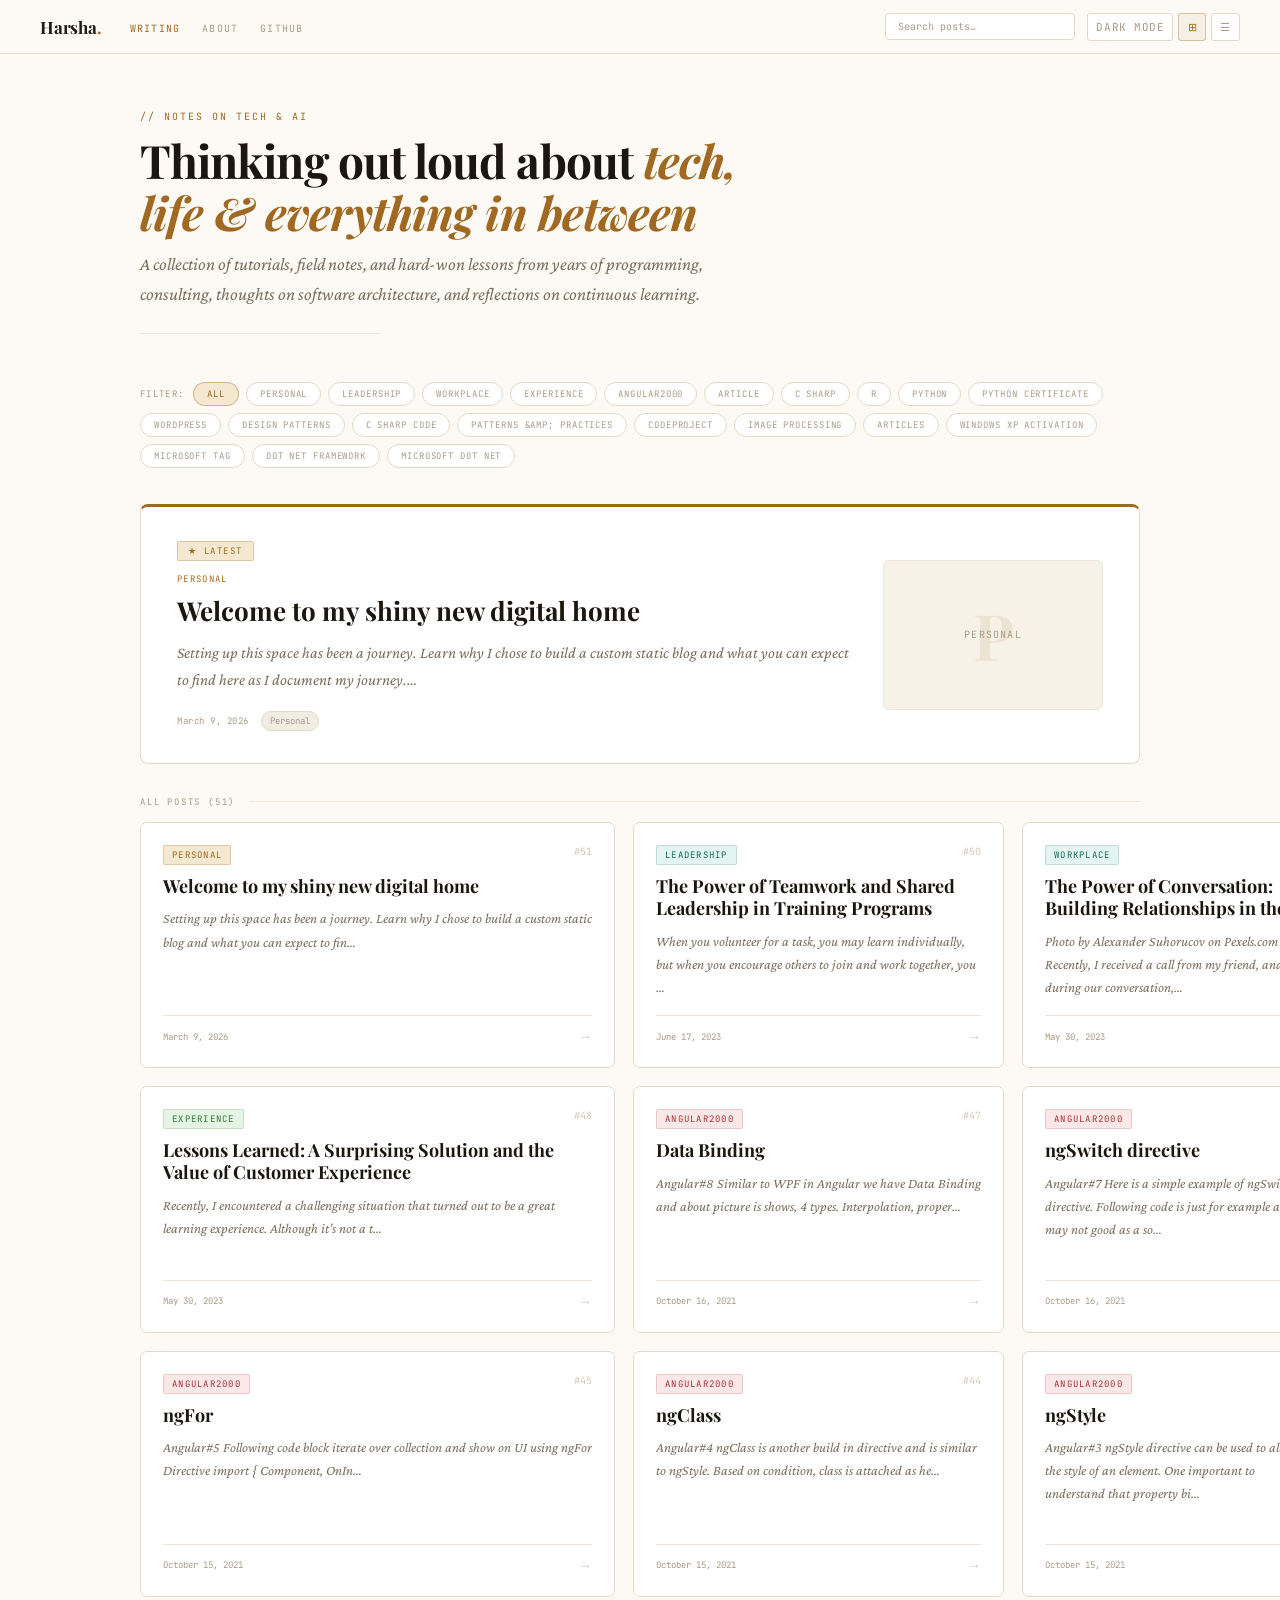
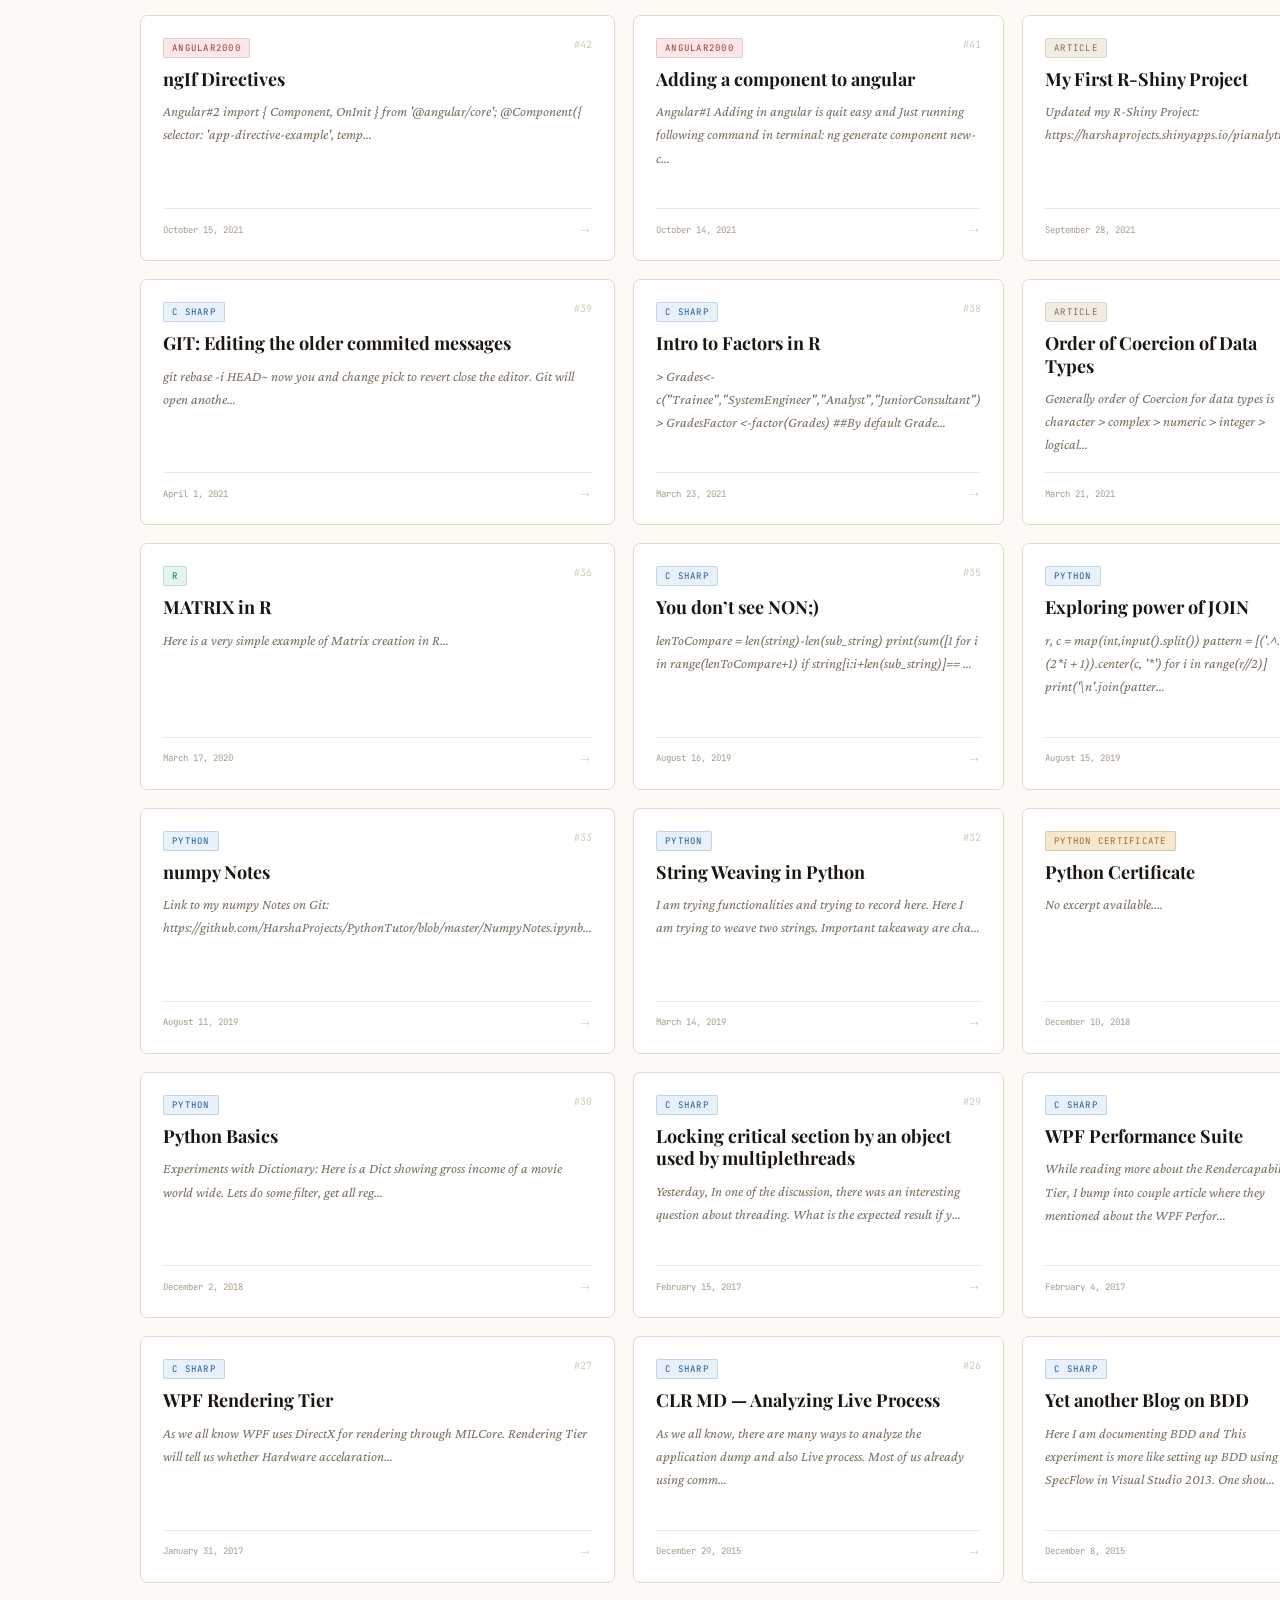
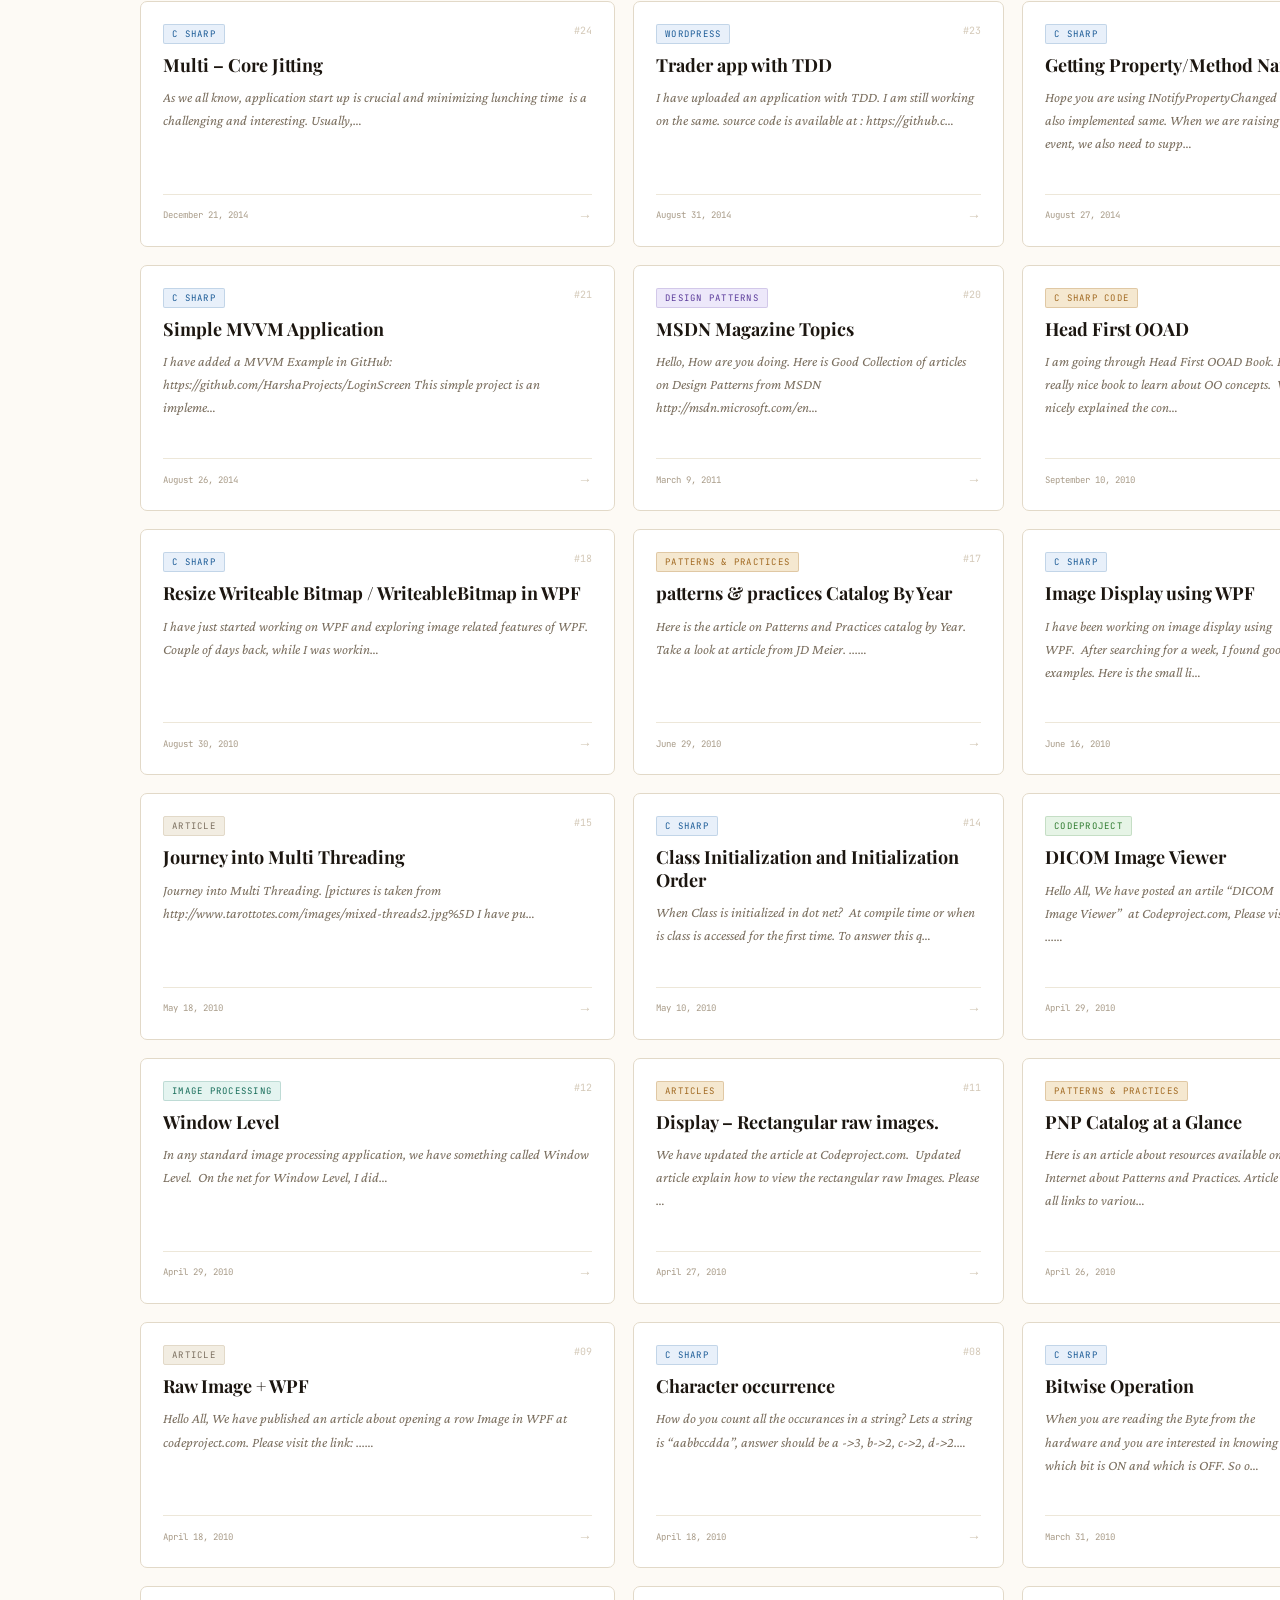
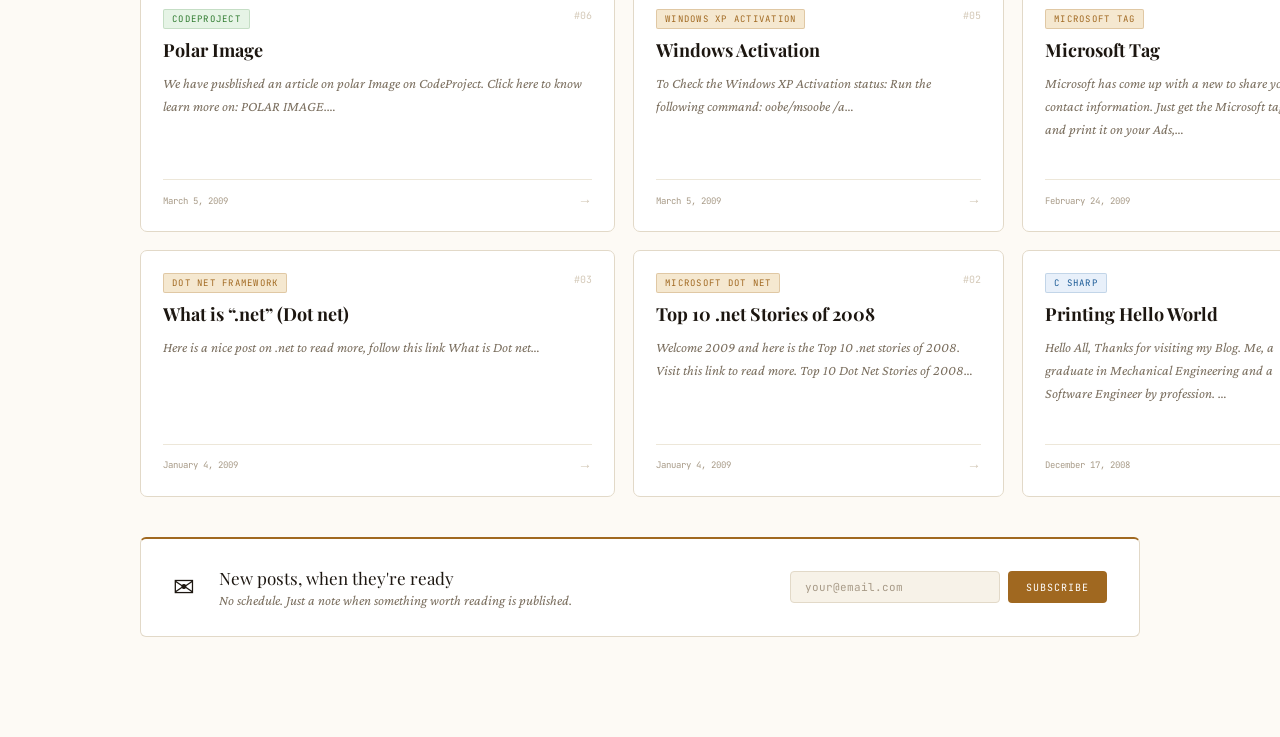
<file: index.html>
<!DOCTYPE html>
<html lang="en">

<head>
  <meta charset="UTF-8">
  <meta name="viewport" content="width=device-width, initial-scale=1.0">
  <title>Harsha · Notes on Tech &amp; AI</title>
  <meta name="description"
    content="Frameworks, field notes, and hard-won lessons from software engineering, AI adoption, and enterprise technology.">
  <link rel="preconnect" href="https://fonts.googleapis.com">
  <link
    href="https://fonts.googleapis.com/css2?family=Playfair+Display:ital,wght@0,400;0,700;1,400&family=JetBrains+Mono:wght@300;400;500&family=Crimson+Pro:ital,wght@0,300;0,400;1,300&display=swap"
    rel="stylesheet">
  <style>
    :root {
      --bg: #fdfaf5;
      --bg-alt: #f7f2e8;
      --surface: #ffffff;
      --surface2: #f2ede2;
      --border: #e2d9c8;
      --border-soft: #ede7d9;
      --ink: #1c1610;
      --ink-mid: #4a3f30;
      --ink-dim: #7a6e5e;
      --ink-muted: #a89b88;
      --ink-faint: #d4c9b8;
      --amber: #a06820;
      --amber-light: #f5e8d0;
      --amber-soft: rgba(160, 104, 32, 0.07);
      --amber-mid: rgba(160, 104, 32, 0.18);
      --blue: #1a5a96;
      --blue-light: #e8f0fa;
      --blue-soft: rgba(26, 90, 150, 0.07);
      --teal: #156b58;
      --teal-light: #e4f4f0;
      --teal-soft: rgba(21, 107, 88, 0.07);
      --purple: #5a3a9a;
      --purple-light: #ede8fa;
      --purple-soft: rgba(90, 58, 154, 0.07);
      --green: #2e7a2e;
      --green-light: #e6f4e6;
      --green-soft: rgba(46, 122, 46, 0.07);
      --rose: #a83030;
      --rose-light: #fae8e8;
    }

    /* ── DARK THEME (Midnight/Gold Mock Aesthetic) ── */
    :root[data-theme="dark"] {
      --bg:           #080c10;
      --bg-alt:       #0a0e14;
      --surface:      #0e1420;
      --surface2:     #141c28;
      --border:       rgba(180, 160, 100, 0.15);
      --border-soft:  rgba(180, 160, 100, 0.1);
      --ink:          #e8e0d0;
      --ink-mid:      #b0a890;
      --ink-dim:      #8a8070;
      --ink-muted:    #5a5850;
      --ink-faint:    #33312c;
      --amber:        #c8a84b;
      --amber-light:  rgba(200, 168, 75, 0.1);
      --amber-soft:   rgba(200, 168, 75, 0.05);
      --amber-mid:    rgba(200, 168, 75, 0.2);
      
      --blue:         #5b9bd5;
      --blue-light:   rgba(91, 155, 213, 0.1);
      --teal:         #4ec9b0;
      --teal-light:   rgba(78, 201, 176, 0.1);
      --purple:       #9b7fe8;
      --purple-light: rgba(155, 127, 232, 0.1);
      --green:        #6abf69;
      --green-light:  rgba(106, 191, 105, 0.1);
      --rose:         #e06c75;
      --rose-light:   rgba(224, 108, 117, 0.1);
    }

    *,
    *::before,
    *::after {
      box-sizing: border-box;
      margin: 0;
      padding: 0;
    }

    html {
      scroll-behavior: smooth;
    }

    body {
      background: var(--bg);
      color: var(--ink);
      font-family: 'Crimson Pro', Georgia, serif;
      font-size: 17px;
      min-height: 100vh;
      transition: background 0.35s ease, color 0.35s ease;
      position: relative;
    }

    body[data-theme="dark"]::before {
      content: '';
      position: fixed; inset: 0;
      background-image:
        linear-gradient(rgba(180,160,100,0.025) 1px, transparent 1px),
        linear-gradient(90deg, rgba(180,160,100,0.025) 1px, transparent 1px);
      background-size: 40px 40px;
      pointer-events: none;
      z-index: 0;
      opacity: 1;
    }

    /* ── TOPBAR ── */
    .topbar {
      position: sticky;
      top: 0;
      z-index: 100;
      background: var(--bg);
      opacity: 0.98;
      backdrop-filter: blur(8px);
      border-bottom: 1px solid var(--border);
      height: 54px;
      display: flex;
      align-items: center;
      padding: 0 40px;
      gap: 28px;
    }

    .brand {
      font-family: 'Playfair Display', serif;
      font-size: 17px;
      font-weight: 700;
      color: var(--ink);
      text-decoration: none;
      letter-spacing: -0.01em;
    }

    .brand span {
      color: var(--amber);
    }

    .nav-links {
      display: flex;
      gap: 22px;
      list-style: none;
    }

    .nav-links a {
      font-family: 'JetBrains Mono', monospace;
      font-size: 10px;
      letter-spacing: 0.12em;
      text-transform: uppercase;
      color: var(--ink-muted);
      text-decoration: none;
      transition: color 0.18s;
    }

    .nav-links a:hover {
      color: var(--ink);
    }

    .nav-links a.active {
      color: var(--amber);
    }

    .topbar-right {
      margin-left: auto;
      display: flex;
      gap: 12px;
      align-items: center;
    }

    .search-box {
      background: var(--surface);
      border: 1px solid var(--border);
      border-radius: 4px;
      padding: 6px 12px;
      font-family: 'JetBrains Mono', monospace;
      font-size: 10px;
      color: var(--ink-mid);
      outline: none;
      width: 190px;
      transition: border-color 0.18s;
    }

    .search-box::placeholder {
      color: var(--ink-muted);
    }

    .search-box:focus {
      border-color: rgba(160, 104, 32, 0.4);
    }

    .view-toggle {
      display: flex;
      gap: 5px;
    }

    .vt-btn {
      min-width: 28px;
      width: auto;
      padding: 0 8px;
      height: 28px;
      display: flex;
      align-items: center;
      justify-content: center;
      background: var(--surface);
      border: 1px solid var(--border);
      border-radius: 3px;
      cursor: pointer;
      font-size: 11px;
      font-family: 'JetBrains Mono', monospace;
      text-transform: uppercase;
      letter-spacing: 0.05em;
      color: var(--ink-muted);
      transition: all 0.18s;
    }

    .vt-btn:hover,
    .vt-btn.active {
      border-color: rgba(160, 104, 32, 0.35);
      color: var(--amber);
      background: var(--amber-soft);
    }

    /* ── PAGE ── */
    .page {
      max-width: 1080px;
      margin: 0 auto;
      padding: 56px 40px 100px;
    }

    /* ── MASTHEAD ── */
    .masthead {
      max-width: 620px;
      margin-bottom: 48px;
      animation: fadeUp 0.4s ease both;
    }

    .masthead-eyebrow {
      font-family: 'JetBrains Mono', monospace;
      font-size: 10px;
      letter-spacing: 0.2em;
      text-transform: uppercase;
      color: var(--amber);
      margin-bottom: 12px;
    }

    .masthead-title {
      font-family: 'Playfair Display', serif;
      font-size: clamp(30px, 4vw, 46px);
      font-weight: 700;
      color: var(--ink);
      line-height: 1.12;
      margin-bottom: 12px;
      letter-spacing: -0.02em;
    }

    .masthead-title em {
      font-style: italic;
      color: var(--amber);
    }

    .masthead-desc {
      font-size: 18px;
      color: var(--ink-dim);
      font-style: italic;
      line-height: 1.65;
    }

    .masthead-rule {
      border: none;
      border-top: 1px solid var(--border-soft);
      margin: 24px 0 0;
      max-width: 240px;
    }

    /* ── FILTER BAR ── */
    .filter-bar {
      display: flex;
      gap: 7px;
      margin-bottom: 36px;
      flex-wrap: wrap;
      align-items: center;
      animation: fadeUp 0.4s ease 0.08s both;
    }

    .filter-label {
      font-family: 'JetBrains Mono', monospace;
      font-size: 9px;
      letter-spacing: 0.15em;
      text-transform: uppercase;
      color: var(--ink-muted);
      margin-right: 2px;
    }

    .filter-btn {
      font-family: 'JetBrains Mono', monospace;
      font-size: 9px;
      letter-spacing: 0.1em;
      text-transform: uppercase;
      padding: 5px 13px;
      border-radius: 20px;
      border: 1px solid var(--border);
      background: var(--surface);
      color: var(--ink-muted);
      cursor: pointer;
      transition: all 0.18s;
    }

    .filter-btn:hover {
      border-color: rgba(160, 104, 32, 0.3);
      color: var(--ink-mid);
    }

    .filter-btn.active {
      border-color: rgba(160, 104, 32, 0.4);
      background: var(--amber-light);
      color: var(--amber);
    }

    /* ── FEATURED ── */
    .featured {
      background: var(--surface);
      border: 1px solid var(--border);
      border-top: 3px solid var(--amber);
      border-radius: 8px;
      padding: 32px 36px;
      margin-bottom: 32px;
      display: grid;
      grid-template-columns: 1fr 220px;
      gap: 32px;
      align-items: center;
      cursor: pointer;
      transition: box-shadow 0.22s, transform 0.22s;
      text-decoration: none;
      animation: fadeUp 0.4s ease 0.12s both;
    }

    .featured:hover {
      box-shadow: 0 6px 30px rgba(160, 104, 32, 0.1);
      transform: translateY(-2px);
    }

    .featured-badge {
      font-family: 'JetBrains Mono', monospace;
      font-size: 9px;
      letter-spacing: 0.16em;
      text-transform: uppercase;
      padding: 3px 10px;
      border-radius: 2px;
      background: var(--amber-light);
      border: 1px solid rgba(160, 104, 32, 0.28);
      color: var(--amber);
      display: inline-block;
      margin-bottom: 12px;
    }

    .featured-cat {
      font-family: 'JetBrains Mono', monospace;
      font-size: 9px;
      letter-spacing: 0.15em;
      text-transform: uppercase;
      color: var(--amber);
      margin-bottom: 10px;
    }

    .featured-title {
      font-family: 'Playfair Display', serif;
      font-size: 26px;
      font-weight: 700;
      color: var(--ink);
      line-height: 1.2;
      margin-bottom: 12px;
    }

    .featured-abstract {
      font-size: 16px;
      color: var(--ink-dim);
      font-style: italic;
      line-height: 1.7;
      margin-bottom: 18px;
    }

    .featured-meta {
      display: flex;
      gap: 12px;
      align-items: center;
      flex-wrap: wrap;
    }

    .post-date {
      font-family: 'JetBrains Mono', monospace;
      font-size: 9px;
      color: var(--ink-muted);
      letter-spacing: 0.06em;
    }

    .post-tag {
      font-family: 'JetBrains Mono', monospace;
      font-size: 9px;
      padding: 3px 8px;
      border-radius: 10px;
      background: var(--surface2);
      border: 1px solid var(--border);
      color: var(--ink-muted);
    }

    .featured-art {
      background: var(--bg-alt);
      border: 1px solid var(--border-soft);
      border-radius: 6px;
      height: 150px;
      display: flex;
      align-items: center;
      justify-content: center;
      position: relative;
      overflow: hidden;
    }

    .art-glyph {
      font-family: 'Playfair Display', serif;
      font-size: 64px;
      font-weight: 700;
      color: var(--amber);
      opacity: 0.1;
      position: absolute;
      line-height: 1;
    }

    .art-label {
      font-family: 'JetBrains Mono', monospace;
      font-size: 10px;
      letter-spacing: 0.12em;
      text-transform: uppercase;
      color: var(--ink-muted);
      position: relative;
      z-index: 1;
      text-align: center;
      padding: 0 12px;
      line-height: 1.6;
    }

    /* ── SECTION LABEL ── */
    .section-label {
      font-family: 'JetBrains Mono', monospace;
      font-size: 9px;
      letter-spacing: 0.2em;
      text-transform: uppercase;
      color: var(--ink-muted);
      margin-bottom: 14px;
      display: flex;
      align-items: center;
      gap: 14px;
    }

    .section-label::after {
      content: '';
      flex: 1;
      height: 1px;
      background: var(--border-soft);
    }

    /* ── GRID ── */
    .posts-grid {
      display: grid;
      grid-template-columns: repeat(3, 1fr);
      grid-auto-rows: 1fr;
      gap: 18px;
      margin-bottom: 36px;
    }

    .post-card {
      background: var(--surface);
      border: 1px solid var(--border);
      border-radius: 7px;
      padding: 22px;
      cursor: pointer;
      text-decoration: none;
      display: flex;
      flex-direction: column;
      transition: box-shadow 0.2s, transform 0.2s, border-color 0.2s;
      animation: fadeUp 0.4s ease both;
    }

    .post-card:hover {
      box-shadow: 0 4px 20px rgba(0, 0, 0, 0.07);
      transform: translateY(-2px);
      border-color: rgba(160, 104, 32, 0.25);
    }

    .card-top {
      display: flex;
      justify-content: space-between;
      align-items: flex-start;
      margin-bottom: 10px;
    }

    .card-category {
      font-family: 'JetBrains Mono', monospace;
      font-size: 9px;
      letter-spacing: 0.14em;
      text-transform: uppercase;
      padding: 3px 8px;
      border-radius: 2px;
      border: 1px solid;
    }

    .card-num {
      font-family: 'JetBrains Mono', monospace;
      font-size: 10px;
      color: var(--ink-faint);
    }

    .card-title {
      font-family: 'Playfair Display', serif;
      font-size: 18px;
      font-weight: 700;
      color: var(--ink);
      line-height: 1.25;
      margin-bottom: 10px;
      display: -webkit-box;
      -webkit-line-clamp: 2;
      -webkit-box-orient: vertical;
      line-clamp: 2;
      overflow: hidden;
    }

    .card-abstract {
      font-size: 14px;
      color: var(--ink-dim);
      font-style: italic;
      line-height: 1.65;
      flex: 1;
      margin-bottom: 16px;
      display: -webkit-box;
      -webkit-line-clamp: 3;
      -webkit-box-orient: vertical;
      line-clamp: 3;
      overflow: hidden;
    }

    .card-footer {
      display: flex;
      justify-content: space-between;
      align-items: center;
      padding-top: 12px;
      border-top: 1px solid var(--border-soft);
    }

    .card-date {
      font-family: 'JetBrains Mono', monospace;
      font-size: 9px;
      color: var(--ink-muted);
    }

    .card-arrow {
      font-size: 14px;
      color: var(--ink-faint);
      transition: color 0.18s, transform 0.18s;
    }

    .post-card:hover .card-arrow {
      color: var(--amber);
      transform: translateX(3px);
    }

    /* ── LIST VIEW ── */
    .posts-list {
      display: none;
      flex-direction: column;
      gap: 10px;
      margin-bottom: 36px;
    }

    .list-item {
      background: var(--surface);
      border: 1px solid var(--border);
      border-radius: 6px;
      padding: 18px 22px;
      display: grid;
      grid-template-columns: 72px 1fr auto;
      gap: 18px;
      align-items: center;
      text-decoration: none;
      cursor: pointer;
      transition: border-color 0.18s, box-shadow 0.18s;
      animation: fadeUp 0.4s ease both;
    }

    .list-item:hover {
      border-color: rgba(160, 104, 32, 0.25);
      box-shadow: 0 2px 12px rgba(0, 0, 0, 0.04);
    }

    .list-date-col {
      font-family: 'JetBrains Mono', monospace;
      font-size: 10px;
      color: var(--ink-muted);
      line-height: 1.5;
      text-align: center;
    }

    .list-date-day {
      font-family: 'Playfair Display', serif;
      font-size: 22px;
      color: var(--ink-dim);
      display: block;
      line-height: 1;
    }

    .list-title {
      font-family: 'Playfair Display', serif;
      font-size: 17px;
      color: var(--ink);
      margin-bottom: 4px;
    }

    .list-abstract {
      font-size: 14px;
      color: var(--ink-muted);
      font-style: italic;
      line-height: 1.5;
    }

    .list-meta {
      display: flex;
      flex-direction: column;
      align-items: flex-end;
      gap: 6px;
    }

    .list-tag {
      font-family: 'JetBrains Mono', monospace;
      font-size: 9px;
      padding: 3px 8px;
      border-radius: 2px;
      border: 1px solid;
    }

    /* ── EMPTY STATE ── */
    .empty-state {
      text-align: center;
      padding: 60px 0;
      color: var(--ink-muted);
      font-style: italic;
      grid-column: 1 / -1;
    }

    /* ── NEWSLETTER ── */
    .newsletter {
      background: var(--surface);
      border: 1px solid var(--border);
      border-top: 2px solid var(--amber);
      border-radius: 6px;
      padding: 28px 32px;
      display: flex;
      align-items: center;
      gap: 24px;
      margin-top: 40px;
      animation: fadeUp 0.4s ease 0.3s both;
    }

    .newsletter-icon {
      font-size: 26px;
      flex-shrink: 0;
    }

    .newsletter-title {
      font-family: 'Playfair Display', serif;
      font-size: 17px;
      color: var(--ink);
      margin-bottom: 3px;
    }

    .newsletter-desc {
      font-size: 14px;
      color: var(--ink-dim);
      font-style: italic;
    }

    .newsletter-form {
      margin-left: auto;
      display: flex;
      gap: 8px;
      flex-shrink: 0;
    }

    .nl-input {
      background: var(--bg-alt);
      border: 1px solid var(--border);
      border-radius: 4px;
      padding: 8px 14px;
      font-family: 'JetBrains Mono', monospace;
      font-size: 11px;
      color: var(--ink-mid);
      outline: none;
      width: 210px;
      transition: border-color 0.18s;
    }

    .nl-input::placeholder {
      color: var(--ink-muted);
    }

    .nl-input:focus {
      border-color: rgba(160, 104, 32, 0.4);
    }

    .nl-btn {
      font-family: 'JetBrains Mono', monospace;
      font-size: 10px;
      letter-spacing: 0.1em;
      text-transform: uppercase;
      padding: 8px 18px;
      background: var(--amber);
      border: none;
      color: #fff;
      border-radius: 4px;
      cursor: pointer;
      transition: opacity 0.18s;
      white-space: nowrap;
    }

    .nl-btn:hover {
      opacity: 0.88;
    }

    @keyframes fadeUp {
      from {
        opacity: 0;
        transform: translateY(12px);
      }

      to {
        opacity: 1;
        transform: translateY(0);
      }
    }

    @media (max-width: 960px) {
      .posts-grid {
        grid-template-columns: 1fr 1fr;
      }

      .featured {
        grid-template-columns: 1fr;
      }

      .featured-art {
        display: none;
      }

      .newsletter {
        flex-direction: column;
        align-items: flex-start;
      }

      .newsletter-form {
        margin-left: 0;
      }
    }

    @media (max-width: 600px) {
      .posts-grid {
        grid-template-columns: 1fr;
      }

      .page {
        padding: 36px 20px 80px;
      }

      .topbar {
        padding: 0 20px;
      }

      .nav-links {
        display: none;
      }
    }
  </style>
</head>

<body>

  <!-- TOPBAR -->
  <header class="topbar">
    <a class="brand" href="index.html">Harsha<span>.</span></a>
    <ul class="nav-links">
      <li><a href="index.html" class="active">Writing</a></li>
      <li><a href="https://thumbaraguddi.in/" target="_blank">About</a></li>
      <li><a href="https://github.com/hthumbaraguddi" target="_blank">GitHub</a></li>
    </ul>
    <div class="topbar-right">
      <input class="search-box" type="text" id="searchInput" placeholder="Search posts…">
      <div class="view-toggle">
        <button class="vt-btn" id="theme-toggle" title="Toggle theme">Dark Mode</button>
        <div class="vt-btn active" id="vt-grid" onclick="setView('grid')" title="Grid view">⊞</div>
        <div class="vt-btn" id="vt-list" onclick="setView('list')" title="List view">☰</div>
      </div>
    </div>
  </header>

  <div class="page">

    <!-- MASTHEAD -->
    <div class="masthead">
      <div class="masthead-eyebrow">// Notes on Tech &amp; AI</div>
      <h1 class="masthead-title">Thinking out loud about <em>tech, life &amp; everything in between</em></h1>
      <p class="masthead-desc">A collection of tutorials, field notes, and hard-won lessons from years of programming,
        consulting, thoughts on software architecture, and reflections on continuous learning.</p>
      <hr class="masthead-rule">
    </div>

    <!-- FILTER BAR -->
    <div class="filter-bar" id="filterBar">
      <span class="filter-label">Filter:</span>
      <button class="filter-btn active" onclick="filterCategory(this,'all')">All</button>
      <!-- Dynamic category buttons injected here -->
    </div>

    <!-- FEATURED POST -->
    <a class="featured" href="#" id="featuredPost" style="display:none;">
      <div>
        <span class="featured-badge">★ Latest</span>
        <div class="featured-cat" id="featured-cat"></div>
        <div class="featured-title" id="featured-title"></div>
        <div class="featured-abstract" id="featured-abstract"></div>
        <div class="featured-meta">
          <span class="post-date" id="featured-date"></span>
          <span class="post-tag" id="featured-tag"></span>
        </div>
      </div>
      <div class="featured-art">
        <div class="art-glyph" id="featured-glyph">→</div>
        <div class="art-label" id="featured-art-label">Latest Post</div>
      </div>
    </a>

    <!-- SECTION LABEL -->
    <div class="section-label" id="sectionLabel">All Posts</div>

    <!-- GRID VIEW -->
    <div class="posts-grid" id="postsGrid"></div>

    <!-- LIST VIEW -->
    <div class="posts-list" id="postsList"></div>

    <!-- NEWSLETTER -->
    <div class="newsletter">
      <div class="newsletter-icon">✉</div>
      <div>
        <div class="newsletter-title">New posts, when they're ready</div>
        <div class="newsletter-desc">No schedule. Just a note when something worth reading is published.</div>
      </div>
      <div class="newsletter-form">
        <input class="nl-input" type="email" placeholder="your@email.com">
        <button class="nl-btn">Subscribe</button>
      </div>
    </div>

  </div>

  <script>
    // ── Tag → colour palette ──────────────────────────────────────────────────
    const tagPalette = {
      'personal': { color: 'var(--amber)', bg: 'var(--amber-light)', border: 'rgba(160,104,32,0.25)' },
      'leadership': { color: 'var(--teal)', bg: 'var(--teal-light)', border: 'rgba(21,107,88,0.18)' },
      'workplace': { color: 'var(--teal)', bg: 'var(--teal-light)', border: 'rgba(21,107,88,0.18)' },
      'experience': { color: 'var(--green)', bg: 'var(--green-light)', border: 'rgba(46,122,46,0.18)' },
      'python': { color: 'var(--blue)', bg: 'var(--blue-light)', border: 'rgba(26,90,150,0.18)' },
      'c sharp': { color: 'var(--blue)', bg: 'var(--blue-light)', border: 'rgba(26,90,150,0.18)' },
      'angular2000': { color: 'var(--rose)', bg: 'var(--rose-light)', border: 'rgba(168,48,48,0.18)' },
      'r': { color: 'var(--teal)', bg: 'var(--teal-light)', border: 'rgba(21,107,88,0.18)' },
      'article': { color: 'var(--ink-dim)', 'bg': 'var(--surface2)', border: 'var(--border)' },
      'design patterns': { color: 'var(--purple)', bg: 'var(--purple-light)', border: 'rgba(90,58,154,0.18)' },
      'wordpress': { color: 'var(--blue)', bg: 'var(--blue-light)', border: 'rgba(26,90,150,0.18)' },
      'codeproject': { color: 'var(--green)', bg: 'var(--green-light)', border: 'rgba(46,122,46,0.18)' },
      'image processing': { color: 'var(--teal)', bg: 'var(--teal-light)', border: 'rgba(21,107,88,0.18)' },
    };

    function getPalette(tag) {
      const key = (tag || '').toLowerCase();
      return tagPalette[key] || { color: 'var(--amber)', bg: 'var(--amber-light)', border: 'rgba(160,104,32,0.25)' };
    }

    // ── Theme toggle ───────────────────────────────────────────────────────────
    function setTheme(theme) {
      document.documentElement.setAttribute('data-theme', theme);
      localStorage.setItem('theme', theme);
      const btn = document.getElementById('theme-toggle');
      if (btn) btn.innerHTML = theme === 'dark' ? 'Light Mode' : 'Dark Mode';
    }

    function toggleTheme() {
      const current = document.documentElement.getAttribute('data-theme') || 'light';
      setTheme(current === 'dark' ? 'light' : 'dark');
    }

    // Initialize Theme
    const savedTheme = localStorage.getItem('theme') || 'light';
    setTheme(savedTheme);

    // Bind theme toggle
    document.addEventListener('DOMContentLoaded', () => {
      document.getElementById('theme-toggle').addEventListener('click', toggleTheme);
    });

    // ── State ──────────────────────────────────────────────────────────────────
    let allPosts = [];
    let currentView = 'grid';
    let currentCategory = 'all';
    let searchQuery = '';
    const tagCounts = {};

    // ── View toggle ────────────────────────────────────────────────────────────
    function setView(v) {
      currentView = v;
      document.getElementById('postsGrid').style.display = v === 'grid' ? 'grid' : 'none';
      document.getElementById('postsList').style.display = v === 'list' ? 'flex' : 'none';
      document.getElementById('vt-grid').classList.toggle('active', v === 'grid');
      document.getElementById('vt-list').classList.toggle('active', v === 'list');
    }

    // ── Category filter ────────────────────────────────────────────────────────
    function filterCategory(btn, cat) {
      currentCategory = cat;
      document.querySelectorAll('.filter-btn').forEach(b => b.classList.remove('active'));
      btn.classList.add('active');
      render();
    }

    // ── Search ─────────────────────────────────────────────────────────────────
    document.getElementById('searchInput').addEventListener('input', function () {
      searchQuery = this.value.toLowerCase();
      render();
    });

    // ── Render ─────────────────────────────────────────────────────────────────
    function getFiltered() {
      return allPosts.filter(p => {
        const catOk = currentCategory === 'all' || p.tag.toLowerCase() === currentCategory;
        const qOk = !searchQuery || p.title.toLowerCase().includes(searchQuery) || (p.excerpt || '').toLowerCase().includes(searchQuery);
        return catOk && qOk;
      });
    }

    function formatShortDate(dateStr) {
      // dateStr like "2026-03-09" or "March 9, 2026"
      const d = new Date(dateStr);
      if (isNaN(d)) return dateStr;
      const months = ['Jan', 'Feb', 'Mar', 'Apr', 'May', 'Jun', 'Jul', 'Aug', 'Sep', 'Oct', 'Nov', 'Dec'];
      return `${months[d.getMonth()]} ${d.getDate()}, ${d.getFullYear()}`;
    }

    function formatListDate(dateStr) {
      const d = new Date(dateStr);
      if (isNaN(d)) return { day: '--', rest: '--' };
      const months = ["Jan", "Feb", "Mar", "Apr", "May", "Jun", "Jul", "Aug", "Sep", "Oct", "Nov", "Dec"];
      const yr = d.getFullYear().toString().slice(2);
      return { day: String(d.getDate()).padStart(2, '0'), rest: `${months[d.getMonth()]} '${yr}` };
    }

    function render() {
      const filtered = getFiltered();
      const grid = document.getElementById('postsGrid');
      const list = document.getElementById('postsList');
      const label = document.getElementById('sectionLabel');

      label.textContent = currentCategory === 'all'
        ? `All Posts (${filtered.length})`
        : `${filtered[0]?.tag || currentCategory} (${filtered.length})`;

      if (filtered.length === 0) {
        grid.innerHTML = '<p class="empty-state">No posts match your search.</p>';
        list.innerHTML = '<p class="empty-state">No posts match your search.</p>';
        return;
      }

      // Grid
      grid.innerHTML = filtered.map((post, i) => {
        const pal = getPalette(post.tag);
        const delay = (i * 0.04).toFixed(2);
        return `
        <a class="post-card" href="posts/post.html?id=${post.id}" style="animation-delay:${delay}s">
          <div class="card-top">
            <span class="card-category" style="color:${pal.color}; background:${pal.bg}; border-color:${pal.border}">${post.tag}</span>
            <span class="card-num">#${String(allPosts.length - allPosts.indexOf(post)).padStart(2, '0')}</span>
          </div>
          <div class="card-title">${post.title}</div>
          <div class="card-abstract">${(post.excerpt || '').slice(0, 120).replace(/\n/g, ' ')}…</div>
          <div class="card-footer">
            <span class="card-date">${post.date}</span>
            <span class="card-arrow">→</span>
          </div>
        </a>`;
      }).join('');

      // List
      list.innerHTML = filtered.map((post, i) => {
        const pal = getPalette(post.tag);
        const dt = formatListDate(post.datetime);
        const delay = (i * 0.04).toFixed(2);
        return `
        <a class="list-item" href="posts/post.html?id=${post.id}" style="animation-delay:${delay}s">
          <div class="list-date-col"><span class="list-date-day">${dt.day}</span>${dt.rest}</div>
          <div>
            <div class="list-title">${post.title}</div>
            <div class="list-abstract">${(post.excerpt || '').slice(0, 90).replace(/\n/g, ' ')}…</div>
          </div>
          <div class="list-meta">
            <span class="list-tag" style="color:${pal.color}; background:${pal.bg}; border-color:${pal.border}">${post.tag}</span>
          </div>
        </a>`;
      }).join('');
    }

    // ── Bootstrap ──────────────────────────────────────────────────────────────
    document.addEventListener('DOMContentLoaded', async () => {
      try {
        const res = await fetch(`./posts/posts.json?v=${Date.now()}`);
        allPosts = await res.json();
        allPosts.sort((a, b) => new Date(b.datetime) - new Date(a.datetime));

        // Build category filter buttons from unique tags
        const seenTags = [];
        allPosts.forEach(p => {
          if (p.tag && !seenTags.some(t => t.toLowerCase() === p.tag.toLowerCase())) {
            seenTags.push(p.tag);
          }
        });

        const filterBar = document.getElementById('filterBar');
        seenTags.forEach(tag => {
          const btn = document.createElement('button');
          btn.className = 'filter-btn';
          btn.textContent = tag;
          btn.onclick = () => filterCategory(btn, tag.toLowerCase());
          filterBar.appendChild(btn);
        });

        // Populate featured post (the newest one)
        if (allPosts.length > 0) {
          const fp = allPosts[0];
          const pal = getPalette(fp.tag);
          const featuredEl = document.getElementById('featuredPost');
          featuredEl.href = `posts/post.html?id=${fp.id}`;
          featuredEl.style.display = 'grid';
          document.getElementById('featured-cat').textContent = fp.tag;
          document.getElementById('featured-cat').style.color = pal.color;
          document.getElementById('featured-title').textContent = fp.title;
          document.getElementById('featured-abstract').textContent = (fp.excerpt || '').slice(0, 220).replace(/\n/g, ' ') + '…';
          document.getElementById('featured-date').textContent = fp.date;
          document.getElementById('featured-tag').textContent = fp.tag;
          document.getElementById('featured-glyph').textContent = fp.tag.charAt(0).toUpperCase();
          document.getElementById('featured-art-label').textContent = fp.tag;
        }

        render();
      } catch (err) {
        console.error('Failed to load posts', err);
        document.getElementById('postsGrid').innerHTML = '<p class="empty-state">Cannot load posts at this time.</p>';
      }
    });
  </script>
</body>

</html>
</file>
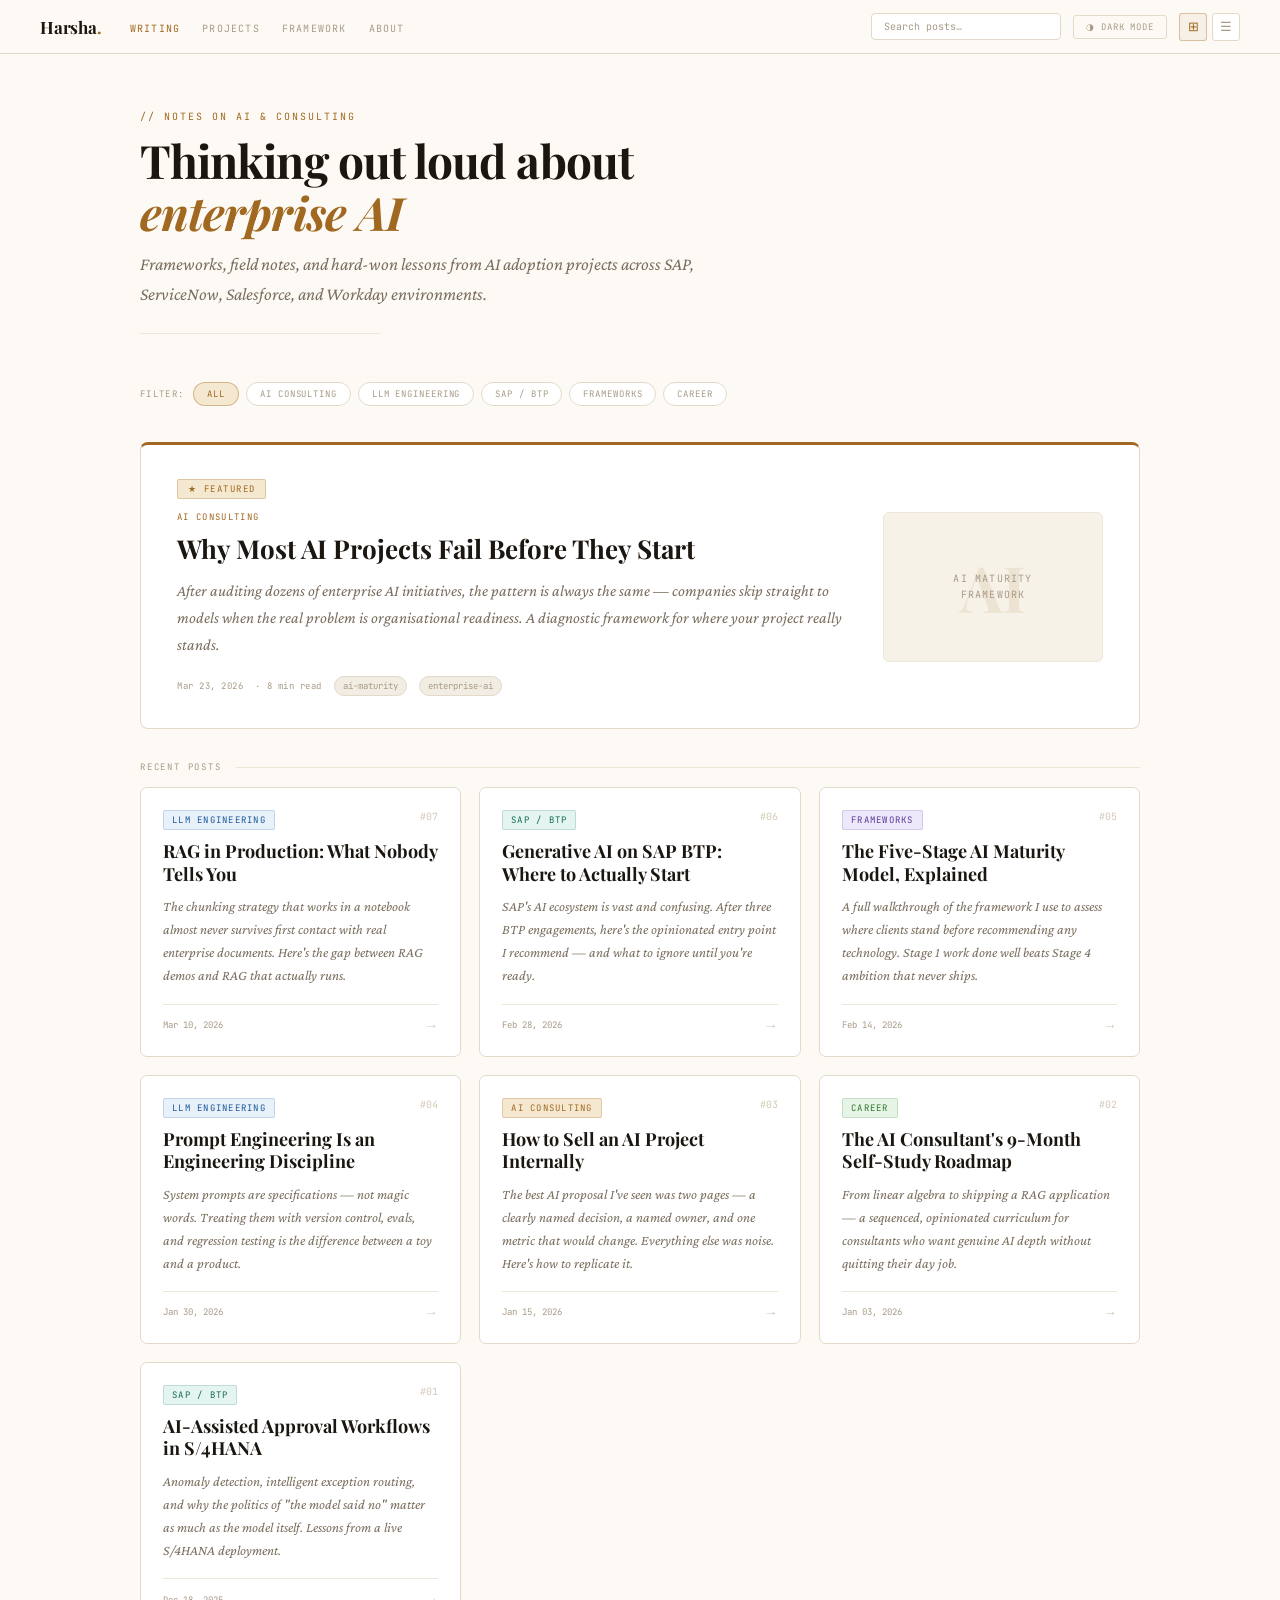
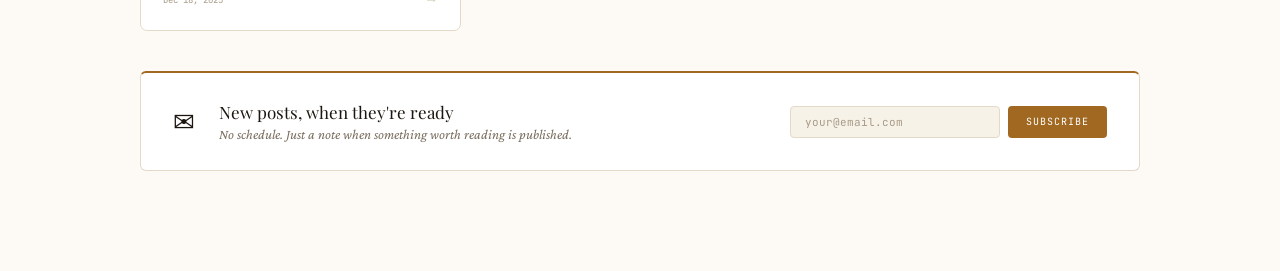
<file: mock/blog-index-light.html>
<!DOCTYPE html>
<html lang="en">
<head>
<meta charset="UTF-8">
<meta name="viewport" content="width=device-width, initial-scale=1.0">
<title>Harsha · Notes on AI & Consulting</title>
<link rel="preconnect" href="https://fonts.googleapis.com">
<link href="https://fonts.googleapis.com/css2?family=Playfair+Display:ital,wght@0,400;0,700;1,400&family=JetBrains+Mono:wght@300;400;500&family=Crimson+Pro:ital,wght@0,300;0,400;1,300&display=swap" rel="stylesheet">
<style>
  :root {
    --bg:           #fdfaf5;
    --bg-alt:       #f7f2e8;
    --surface:      #ffffff;
    --surface2:     #f2ede2;
    --border:       #e2d9c8;
    --border-soft:  #ede7d9;
    --ink:          #1c1610;
    --ink-mid:      #4a3f30;
    --ink-dim:      #7a6e5e;
    --ink-muted:    #a89b88;
    --ink-faint:    #d4c9b8;
    --amber:        #a06820;
    --amber-light:  #f5e8d0;
    --amber-soft:   rgba(160,104,32,0.07);
    --amber-mid:    rgba(160,104,32,0.18);
    --blue:         #1a5a96;
    --blue-light:   #e8f0fa;
    --blue-soft:    rgba(26,90,150,0.07);
    --teal:         #156b58;
    --teal-light:   #e4f4f0;
    --teal-soft:    rgba(21,107,88,0.07);
    --purple:       #5a3a9a;
    --purple-light: #ede8fa;
    --purple-soft:  rgba(90,58,154,0.07);
    --green:        #2e7a2e;
    --green-light:  #e6f4e6;
    --green-soft:   rgba(46,122,46,0.07);
    --rose:         #a83030;
    --rose-light:   #fae8e8;
  }

  *, *::before, *::after { box-sizing: border-box; margin: 0; padding: 0; }
  html { scroll-behavior: smooth; }

  body {
    background: var(--bg);
    color: var(--ink);
    font-family: 'Crimson Pro', Georgia, serif;
    font-size: 17px;
    min-height: 100vh;
  }

  /* ── TOPBAR ── */
  .topbar {
    position: sticky; top: 0; z-index: 100;
    background: rgba(253,250,245,0.96);
    backdrop-filter: blur(8px);
    border-bottom: 1px solid var(--border);
    height: 54px;
    display: flex; align-items: center;
    padding: 0 40px; gap: 28px;
  }

  .brand {
    font-family: 'Playfair Display', serif;
    font-size: 17px; font-weight: 700;
    color: var(--ink); text-decoration: none;
    letter-spacing: -0.01em;
  }
  .brand span { color: var(--amber); }

  .nav-links { display: flex; gap: 22px; list-style: none; }

  .nav-links a {
    font-family: 'JetBrains Mono', monospace;
    font-size: 10px; letter-spacing: 0.12em; text-transform: uppercase;
    color: var(--ink-muted); text-decoration: none; transition: color 0.18s;
  }
  .nav-links a:hover { color: var(--ink); }
  .nav-links a.active { color: var(--amber); }

  .topbar-right { margin-left: auto; display: flex; gap: 12px; align-items: center; }

  .search-box {
    background: var(--surface);
    border: 1px solid var(--border); border-radius: 4px;
    padding: 6px 12px; font-family: 'JetBrains Mono', monospace;
    font-size: 10px; color: var(--ink-mid); outline: none;
    width: 190px; transition: border-color 0.18s;
  }
  .search-box::placeholder { color: var(--ink-muted); }
  .search-box:focus { border-color: rgba(160,104,32,0.4); }

  .mode-btn {
    font-family: 'JetBrains Mono', monospace;
    font-size: 9px; letter-spacing: 0.1em; text-transform: uppercase;
    padding: 5px 12px; border: 1px solid var(--border);
    border-radius: 3px; background: transparent;
    color: var(--ink-muted); cursor: pointer; text-decoration: none;
    transition: all 0.18s;
  }
  .mode-btn:hover { border-color: var(--amber); color: var(--amber); }

  .view-toggle { display: flex; gap: 5px; }

  .vt-btn {
    width: 28px; height: 28px;
    display: flex; align-items: center; justify-content: center;
    background: var(--surface); border: 1px solid var(--border);
    border-radius: 3px; cursor: pointer; font-size: 13px;
    color: var(--ink-muted); transition: all 0.18s;
  }
  .vt-btn:hover, .vt-btn.active {
    border-color: rgba(160,104,32,0.35);
    color: var(--amber); background: var(--amber-soft);
  }

  /* ── PAGE ── */
  .page {
    max-width: 1080px; margin: 0 auto;
    padding: 56px 40px 100px;
  }

  /* ── MASTHEAD ── */
  .masthead {
    max-width: 620px; margin-bottom: 48px;
    animation: fadeUp 0.4s ease both;
  }

  .masthead-eyebrow {
    font-family: 'JetBrains Mono', monospace;
    font-size: 10px; letter-spacing: 0.2em; text-transform: uppercase;
    color: var(--amber); margin-bottom: 12px;
  }

  .masthead-title {
    font-family: 'Playfair Display', serif;
    font-size: clamp(30px, 4vw, 46px); font-weight: 700;
    color: var(--ink); line-height: 1.12; margin-bottom: 12px;
    letter-spacing: -0.02em;
  }
  .masthead-title em { font-style: italic; color: var(--amber); }

  .masthead-desc {
    font-size: 18px; color: var(--ink-dim);
    font-style: italic; line-height: 1.65;
  }

  .masthead-rule {
    border: none; border-top: 1px solid var(--border-soft);
    margin: 24px 0 0; max-width: 240px;
  }

  /* ── FILTER BAR ── */
  .filter-bar {
    display: flex; gap: 7px; margin-bottom: 36px;
    flex-wrap: wrap; align-items: center;
    animation: fadeUp 0.4s ease 0.08s both;
  }

  .filter-label {
    font-family: 'JetBrains Mono', monospace;
    font-size: 9px; letter-spacing: 0.15em; text-transform: uppercase;
    color: var(--ink-muted); margin-right: 2px;
  }

  .filter-btn {
    font-family: 'JetBrains Mono', monospace;
    font-size: 9px; letter-spacing: 0.1em; text-transform: uppercase;
    padding: 5px 13px; border-radius: 20px;
    border: 1px solid var(--border);
    background: var(--surface); color: var(--ink-muted);
    cursor: pointer; transition: all 0.18s;
  }
  .filter-btn:hover { border-color: rgba(160,104,32,0.3); color: var(--ink-mid); }
  .filter-btn.active {
    border-color: rgba(160,104,32,0.4);
    background: var(--amber-light); color: var(--amber);
  }

  /* ── FEATURED ── */
  .featured {
    background: var(--surface); border: 1px solid var(--border);
    border-top: 3px solid var(--amber);
    border-radius: 8px; padding: 32px 36px;
    margin-bottom: 32px; display: grid;
    grid-template-columns: 1fr 220px; gap: 32px;
    align-items: center; cursor: pointer;
    transition: box-shadow 0.22s, transform 0.22s;
    text-decoration: none;
    animation: fadeUp 0.4s ease 0.12s both;
  }

  .featured:hover {
    box-shadow: 0 6px 30px rgba(160,104,32,0.1);
    transform: translateY(-2px);
  }

  .featured-badge {
    font-family: 'JetBrains Mono', monospace;
    font-size: 9px; letter-spacing: 0.16em; text-transform: uppercase;
    padding: 3px 10px; border-radius: 2px;
    background: var(--amber-light);
    border: 1px solid rgba(160,104,32,0.28);
    color: var(--amber); display: inline-block; margin-bottom: 12px;
  }

  .featured-cat {
    font-family: 'JetBrains Mono', monospace;
    font-size: 9px; letter-spacing: 0.15em; text-transform: uppercase;
    color: var(--amber); margin-bottom: 10px;
  }

  .featured-title {
    font-family: 'Playfair Display', serif;
    font-size: 26px; font-weight: 700;
    color: var(--ink); line-height: 1.2; margin-bottom: 12px;
  }

  .featured-abstract {
    font-size: 16px; color: var(--ink-dim);
    font-style: italic; line-height: 1.7; margin-bottom: 18px;
  }

  .featured-meta { display: flex; gap: 12px; align-items: center; flex-wrap: wrap; }

  .post-date {
    font-family: 'JetBrains Mono', monospace;
    font-size: 9px; color: var(--ink-muted); letter-spacing: 0.06em;
  }

  .post-tag {
    font-family: 'JetBrains Mono', monospace;
    font-size: 9px; padding: 3px 8px; border-radius: 10px;
    background: var(--surface2); border: 1px solid var(--border);
    color: var(--ink-muted);
  }

  .featured-art {
    background: var(--bg-alt); border: 1px solid var(--border-soft);
    border-radius: 6px; height: 150px;
    display: flex; align-items: center; justify-content: center;
    position: relative; overflow: hidden;
  }

  .art-glyph {
    font-family: 'Playfair Display', serif;
    font-size: 64px; font-weight: 700;
    color: var(--amber); opacity: 0.1;
    position: absolute; line-height: 1;
  }

  .art-label {
    font-family: 'JetBrains Mono', monospace;
    font-size: 10px; letter-spacing: 0.12em; text-transform: uppercase;
    color: var(--ink-muted); position: relative; z-index: 1;
    text-align: center; padding: 0 12px; line-height: 1.6;
  }

  /* ── SECTION LABEL ── */
  .section-label {
    font-family: 'JetBrains Mono', monospace;
    font-size: 9px; letter-spacing: 0.2em; text-transform: uppercase;
    color: var(--ink-muted); margin-bottom: 14px;
    display: flex; align-items: center; gap: 14px;
  }
  .section-label::after {
    content: ''; flex: 1; height: 1px; background: var(--border-soft);
  }

  /* ── GRID ── */
  .posts-grid {
    display: grid; grid-template-columns: repeat(3, 1fr);
    gap: 18px; margin-bottom: 36px;
  }

  .post-card {
    background: var(--surface); border: 1px solid var(--border);
    border-radius: 7px; padding: 22px;
    cursor: pointer; text-decoration: none;
    display: flex; flex-direction: column;
    transition: box-shadow 0.2s, transform 0.2s, border-color 0.2s;
    animation: fadeUp 0.4s ease both;
  }

  .post-card:hover {
    box-shadow: 0 4px 20px rgba(0,0,0,0.07);
    transform: translateY(-2px);
    border-color: rgba(160,104,32,0.25);
  }

  .card-top {
    display: flex; justify-content: space-between;
    align-items: flex-start; margin-bottom: 10px;
  }

  .card-category {
    font-family: 'JetBrains Mono', monospace;
    font-size: 9px; letter-spacing: 0.14em; text-transform: uppercase;
    padding: 3px 8px; border-radius: 2px; border: 1px solid;
  }

  .card-num {
    font-family: 'JetBrains Mono', monospace;
    font-size: 10px; color: var(--ink-faint);
  }

  .card-title {
    font-family: 'Playfair Display', serif;
    font-size: 18px; font-weight: 700;
    color: var(--ink); line-height: 1.25; margin-bottom: 10px;
  }

  .card-abstract {
    font-size: 14px; color: var(--ink-dim);
    font-style: italic; line-height: 1.65;
    flex: 1; margin-bottom: 16px;
  }

  .card-footer {
    display: flex; justify-content: space-between; align-items: center;
    padding-top: 12px; border-top: 1px solid var(--border-soft);
  }

  .card-date {
    font-family: 'JetBrains Mono', monospace;
    font-size: 9px; color: var(--ink-muted);
  }

  .card-arrow {
    font-size: 14px; color: var(--ink-faint);
    transition: color 0.18s, transform 0.18s;
  }
  .post-card:hover .card-arrow { color: var(--amber); transform: translateX(3px); }

  /* ── LIST VIEW ── */
  .posts-list { display: none; flex-direction: column; gap: 10px; margin-bottom: 36px; }

  .list-item {
    background: var(--surface); border: 1px solid var(--border);
    border-radius: 6px; padding: 18px 22px;
    display: grid; grid-template-columns: 72px 1fr auto;
    gap: 18px; align-items: center;
    text-decoration: none; cursor: pointer;
    transition: border-color 0.18s, box-shadow 0.18s;
    animation: fadeUp 0.4s ease both;
  }
  .list-item:hover {
    border-color: rgba(160,104,32,0.25);
    box-shadow: 0 2px 12px rgba(0,0,0,0.04);
  }

  .list-date-col {
    font-family: 'JetBrains Mono', monospace;
    font-size: 10px; color: var(--ink-muted);
    line-height: 1.5; text-align: center;
  }
  .list-date-day {
    font-family: 'Playfair Display', serif;
    font-size: 22px; color: var(--ink-dim); display: block; line-height: 1;
  }

  .list-title {
    font-family: 'Playfair Display', serif;
    font-size: 17px; color: var(--ink); margin-bottom: 4px;
  }

  .list-abstract {
    font-size: 14px; color: var(--ink-muted);
    font-style: italic; line-height: 1.5;
  }

  .list-meta { display: flex; flex-direction: column; align-items: flex-end; gap: 6px; }

  .list-tag {
    font-family: 'JetBrains Mono', monospace;
    font-size: 9px; padding: 3px 8px; border-radius: 2px; border: 1px solid;
  }

  /* ── NEWSLETTER ── */
  .newsletter {
    background: var(--surface); border: 1px solid var(--border);
    border-top: 2px solid var(--amber);
    border-radius: 6px; padding: 28px 32px;
    display: flex; align-items: center; gap: 24px;
    margin-top: 40px; animation: fadeUp 0.4s ease 0.3s both;
  }

  .newsletter-icon { font-size: 26px; flex-shrink: 0; }

  .newsletter-title {
    font-family: 'Playfair Display', serif;
    font-size: 17px; color: var(--ink); margin-bottom: 3px;
  }

  .newsletter-desc { font-size: 14px; color: var(--ink-dim); font-style: italic; }

  .newsletter-form { margin-left: auto; display: flex; gap: 8px; flex-shrink: 0; }

  .nl-input {
    background: var(--bg-alt); border: 1px solid var(--border);
    border-radius: 4px; padding: 8px 14px;
    font-family: 'JetBrains Mono', monospace; font-size: 11px;
    color: var(--ink-mid); outline: none; width: 210px;
    transition: border-color 0.18s;
  }
  .nl-input::placeholder { color: var(--ink-muted); }
  .nl-input:focus { border-color: rgba(160,104,32,0.4); }

  .nl-btn {
    font-family: 'JetBrains Mono', monospace;
    font-size: 10px; letter-spacing: 0.1em; text-transform: uppercase;
    padding: 8px 18px; background: var(--amber);
    border: none; color: #fff; border-radius: 4px;
    cursor: pointer; transition: opacity 0.18s; white-space: nowrap;
  }
  .nl-btn:hover { opacity: 0.88; }

  @keyframes fadeUp {
    from { opacity: 0; transform: translateY(12px); }
    to   { opacity: 1; transform: translateY(0); }
  }

  @media (max-width: 960px) {
    .posts-grid { grid-template-columns: 1fr 1fr; }
    .featured { grid-template-columns: 1fr; }
    .featured-art { display: none; }
    .newsletter { flex-direction: column; align-items: flex-start; }
    .newsletter-form { margin-left: 0; }
  }

  @media (max-width: 600px) {
    .posts-grid { grid-template-columns: 1fr; }
    .page { padding: 36px 20px 80px; }
    .topbar { padding: 0 20px; }
    .nav-links { display: none; }
  }
</style>
</head>
<body>

<!-- TOPBAR -->
<header class="topbar">
  <a class="brand" href="#">Harsha<span>.</span></a>
  <ul class="nav-links">
    <li><a href="#" class="active">Writing</a></li>
    <li><a href="#">Projects</a></li>
    <li><a href="#">Framework</a></li>
    <li><a href="#">About</a></li>
  </ul>
  <div class="topbar-right">
    <input class="search-box" type="text" placeholder="Search posts…" oninput="filterPosts(this.value)">
    <a class="mode-btn" href="blog-index.html">◑ Dark Mode</a>
    <div class="view-toggle">
      <div class="vt-btn active" id="vt-grid" onclick="setView('grid')" title="Grid">⊞</div>
      <div class="vt-btn" id="vt-list" onclick="setView('list')" title="List">☰</div>
    </div>
  </div>
</header>

<div class="page">

  <!-- MASTHEAD -->
  <div class="masthead">
    <div class="masthead-eyebrow">// Notes on AI & Consulting</div>
    <h1 class="masthead-title">Thinking out loud about <em>enterprise AI</em></h1>
    <p class="masthead-desc">Frameworks, field notes, and hard-won lessons from AI adoption projects across SAP, ServiceNow, Salesforce, and Workday environments.</p>
    <hr class="masthead-rule">
  </div>

  <!-- FILTER BAR -->
  <div class="filter-bar">
    <span class="filter-label">Filter:</span>
    <button class="filter-btn active" onclick="filterCategory(this,'all')">All</button>
    <button class="filter-btn" onclick="filterCategory(this,'ai-consulting')">AI Consulting</button>
    <button class="filter-btn" onclick="filterCategory(this,'llm-engineering')">LLM Engineering</button>
    <button class="filter-btn" onclick="filterCategory(this,'sap')">SAP / BTP</button>
    <button class="filter-btn" onclick="filterCategory(this,'frameworks')">Frameworks</button>
    <button class="filter-btn" onclick="filterCategory(this,'career')">Career</button>
  </div>

  <!-- FEATURED -->
  <a class="featured" href="blog-post-light.html" data-category="ai-consulting">
    <div>
      <span class="featured-badge">★ Featured</span>
      <div class="featured-cat">AI Consulting</div>
      <div class="featured-title">Why Most AI Projects Fail Before They Start</div>
      <div class="featured-abstract">After auditing dozens of enterprise AI initiatives, the pattern is always the same — companies skip straight to models when the real problem is organisational readiness. A diagnostic framework for where your project really stands.</div>
      <div class="featured-meta">
        <span class="post-date">Mar 23, 2026</span>
        <span class="post-date">· 8 min read</span>
        <span class="post-tag">ai-maturity</span>
        <span class="post-tag">enterprise-ai</span>
      </div>
    </div>
    <div class="featured-art">
      <div class="art-glyph">AI</div>
      <div class="art-label">AI Maturity<br>Framework</div>
    </div>
  </a>

  <!-- GRID -->
  <div class="section-label">Recent Posts</div>

  <div class="posts-grid" id="postsGrid">

    <a class="post-card" href="#" data-category="llm-engineering" style="animation-delay:0.08s">
      <div class="card-top">
        <span class="card-category" style="color:var(--blue); background:var(--blue-light); border-color:rgba(26,90,150,0.18)">LLM Engineering</span>
        <span class="card-num">#07</span>
      </div>
      <div class="card-title">RAG in Production: What Nobody Tells You</div>
      <div class="card-abstract">The chunking strategy that works in a notebook almost never survives first contact with real enterprise documents. Here's the gap between RAG demos and RAG that actually runs.</div>
      <div class="card-footer">
        <span class="card-date">Mar 10, 2026</span>
        <span class="card-arrow">→</span>
      </div>
    </a>

    <a class="post-card" href="#" data-category="sap" style="animation-delay:0.12s">
      <div class="card-top">
        <span class="card-category" style="color:var(--teal); background:var(--teal-light); border-color:rgba(21,107,88,0.18)">SAP / BTP</span>
        <span class="card-num">#06</span>
      </div>
      <div class="card-title">Generative AI on SAP BTP: Where to Actually Start</div>
      <div class="card-abstract">SAP's AI ecosystem is vast and confusing. After three BTP engagements, here's the opinionated entry point I recommend — and what to ignore until you're ready.</div>
      <div class="card-footer">
        <span class="card-date">Feb 28, 2026</span>
        <span class="card-arrow">→</span>
      </div>
    </a>

    <a class="post-card" href="#" data-category="frameworks" style="animation-delay:0.16s">
      <div class="card-top">
        <span class="card-category" style="color:var(--purple); background:var(--purple-light); border-color:rgba(90,58,154,0.18)">Frameworks</span>
        <span class="card-num">#05</span>
      </div>
      <div class="card-title">The Five-Stage AI Maturity Model, Explained</div>
      <div class="card-abstract">A full walkthrough of the framework I use to assess where clients stand before recommending any technology. Stage 1 work done well beats Stage 4 ambition that never ships.</div>
      <div class="card-footer">
        <span class="card-date">Feb 14, 2026</span>
        <span class="card-arrow">→</span>
      </div>
    </a>

    <a class="post-card" href="#" data-category="llm-engineering" style="animation-delay:0.2s">
      <div class="card-top">
        <span class="card-category" style="color:var(--blue); background:var(--blue-light); border-color:rgba(26,90,150,0.18)">LLM Engineering</span>
        <span class="card-num">#04</span>
      </div>
      <div class="card-title">Prompt Engineering Is an Engineering Discipline</div>
      <div class="card-abstract">System prompts are specifications — not magic words. Treating them with version control, evals, and regression testing is the difference between a toy and a product.</div>
      <div class="card-footer">
        <span class="card-date">Jan 30, 2026</span>
        <span class="card-arrow">→</span>
      </div>
    </a>

    <a class="post-card" href="#" data-category="ai-consulting" style="animation-delay:0.24s">
      <div class="card-top">
        <span class="card-category" style="color:var(--amber); background:var(--amber-light); border-color:rgba(160,104,32,0.25)">AI Consulting</span>
        <span class="card-num">#03</span>
      </div>
      <div class="card-title">How to Sell an AI Project Internally</div>
      <div class="card-abstract">The best AI proposal I've seen was two pages — a clearly named decision, a named owner, and one metric that would change. Everything else was noise. Here's how to replicate it.</div>
      <div class="card-footer">
        <span class="card-date">Jan 15, 2026</span>
        <span class="card-arrow">→</span>
      </div>
    </a>

    <a class="post-card" href="#" data-category="career" style="animation-delay:0.28s">
      <div class="card-top">
        <span class="card-category" style="color:var(--green); background:var(--green-light); border-color:rgba(46,122,46,0.18)">Career</span>
        <span class="card-num">#02</span>
      </div>
      <div class="card-title">The AI Consultant's 9-Month Self-Study Roadmap</div>
      <div class="card-abstract">From linear algebra to shipping a RAG application — a sequenced, opinionated curriculum for consultants who want genuine AI depth without quitting their day job.</div>
      <div class="card-footer">
        <span class="card-date">Jan 03, 2026</span>
        <span class="card-arrow">→</span>
      </div>
    </a>

    <a class="post-card" href="#" data-category="sap" style="animation-delay:0.32s">
      <div class="card-top">
        <span class="card-category" style="color:var(--teal); background:var(--teal-light); border-color:rgba(21,107,88,0.18)">SAP / BTP</span>
        <span class="card-num">#01</span>
      </div>
      <div class="card-title">AI-Assisted Approval Workflows in S/4HANA</div>
      <div class="card-abstract">Anomaly detection, intelligent exception routing, and why the politics of "the model said no" matter as much as the model itself. Lessons from a live S/4HANA deployment.</div>
      <div class="card-footer">
        <span class="card-date">Dec 18, 2025</span>
        <span class="card-arrow">→</span>
      </div>
    </a>

  </div>

  <!-- LIST VIEW -->
  <div class="posts-list" id="postsList">

    <a class="list-item" href="#" data-category="llm-engineering" style="animation-delay:0.04s">
      <div class="list-date-col"><span class="list-date-day">10</span>Mar '26</div>
      <div>
        <div class="list-title">RAG in Production: What Nobody Tells You</div>
        <div class="list-abstract">The chunking strategy that works in a notebook almost never survives enterprise documents.</div>
      </div>
      <div class="list-meta">
        <span class="list-tag" style="color:var(--blue); background:var(--blue-light); border-color:rgba(26,90,150,0.2)">LLM Engineering</span>
        <span style="font-family:'JetBrains Mono',monospace; font-size:9px; color:var(--ink-muted)">6 min</span>
      </div>
    </a>

    <a class="list-item" href="#" data-category="sap" style="animation-delay:0.08s">
      <div class="list-date-col"><span class="list-date-day">28</span>Feb '26</div>
      <div>
        <div class="list-title">Generative AI on SAP BTP: Where to Actually Start</div>
        <div class="list-abstract">An opinionated entry point after three BTP engagements.</div>
      </div>
      <div class="list-meta">
        <span class="list-tag" style="color:var(--teal); background:var(--teal-light); border-color:rgba(21,107,88,0.2)">SAP / BTP</span>
        <span style="font-family:'JetBrains Mono',monospace; font-size:9px; color:var(--ink-muted)">7 min</span>
      </div>
    </a>

    <a class="list-item" href="#" data-category="frameworks" style="animation-delay:0.12s">
      <div class="list-date-col"><span class="list-date-day">14</span>Feb '26</div>
      <div>
        <div class="list-title">The Five-Stage AI Maturity Model, Explained</div>
        <div class="list-abstract">A full walkthrough of the framework used to assess client readiness.</div>
      </div>
      <div class="list-meta">
        <span class="list-tag" style="color:var(--purple); background:var(--purple-light); border-color:rgba(90,58,154,0.2)">Frameworks</span>
        <span style="font-family:'JetBrains Mono',monospace; font-size:9px; color:var(--ink-muted)">10 min</span>
      </div>
    </a>

    <a class="list-item" href="#" data-category="llm-engineering" style="animation-delay:0.16s">
      <div class="list-date-col"><span class="list-date-day">30</span>Jan '26</div>
      <div>
        <div class="list-title">Prompt Engineering Is an Engineering Discipline</div>
        <div class="list-abstract">Treating system prompts as specifications changes everything.</div>
      </div>
      <div class="list-meta">
        <span class="list-tag" style="color:var(--blue); background:var(--blue-light); border-color:rgba(26,90,150,0.2)">LLM Engineering</span>
        <span style="font-family:'JetBrains Mono',monospace; font-size:9px; color:var(--ink-muted)">5 min</span>
      </div>
    </a>

    <a class="list-item" href="#" data-category="ai-consulting" style="animation-delay:0.2s">
      <div class="list-date-col"><span class="list-date-day">15</span>Jan '26</div>
      <div>
        <div class="list-title">How to Sell an AI Project Internally</div>
        <div class="list-abstract">The best AI proposal I've seen was two pages. Here's how to replicate it.</div>
      </div>
      <div class="list-meta">
        <span class="list-tag" style="color:var(--amber); background:var(--amber-light); border-color:rgba(160,104,32,0.22)">AI Consulting</span>
        <span style="font-family:'JetBrains Mono',monospace; font-size:9px; color:var(--ink-muted)">6 min</span>
      </div>
    </a>

    <a class="list-item" href="#" data-category="career" style="animation-delay:0.24s">
      <div class="list-date-col"><span class="list-date-day">03</span>Jan '26</div>
      <div>
        <div class="list-title">The AI Consultant's 9-Month Self-Study Roadmap</div>
        <div class="list-abstract">A sequenced curriculum for consultants who want genuine AI depth.</div>
      </div>
      <div class="list-meta">
        <span class="list-tag" style="color:var(--green); background:var(--green-light); border-color:rgba(46,122,46,0.2)">Career</span>
        <span style="font-family:'JetBrains Mono',monospace; font-size:9px; color:var(--ink-muted)">4 min</span>
      </div>
    </a>

    <a class="list-item" href="#" data-category="sap" style="animation-delay:0.28s">
      <div class="list-date-col"><span class="list-date-day">18</span>Dec '25</div>
      <div>
        <div class="list-title">AI-Assisted Approval Workflows in S/4HANA</div>
        <div class="list-abstract">Anomaly detection, intelligent routing, and the politics of "the model said no."</div>
      </div>
      <div class="list-meta">
        <span class="list-tag" style="color:var(--teal); background:var(--teal-light); border-color:rgba(21,107,88,0.2)">SAP / BTP</span>
        <span style="font-family:'JetBrains Mono',monospace; font-size:9px; color:var(--ink-muted)">8 min</span>
      </div>
    </a>

  </div>

  <!-- NEWSLETTER -->
  <div class="newsletter">
    <div class="newsletter-icon">✉</div>
    <div>
      <div class="newsletter-title">New posts, when they're ready</div>
      <div class="newsletter-desc">No schedule. Just a note when something worth reading is published.</div>
    </div>
    <div class="newsletter-form">
      <input class="nl-input" type="email" placeholder="your@email.com">
      <button class="nl-btn">Subscribe</button>
    </div>
  </div>

</div>

<script>
  let currentView = 'grid', currentCategory = 'all';

  function setView(v) {
    currentView = v;
    document.getElementById('postsGrid').style.display = v === 'grid' ? 'grid' : 'none';
    document.getElementById('postsList').style.display = v === 'list' ? 'flex' : 'none';
    document.getElementById('vt-grid').classList.toggle('active', v === 'grid');
    document.getElementById('vt-list').classList.toggle('active', v === 'list');
  }

  function filterCategory(btn, cat) {
    currentCategory = cat;
    document.querySelectorAll('.filter-btn').forEach(b => b.classList.remove('active'));
    btn.classList.add('active');
    applyFilters('');
    const f = document.querySelector('.featured');
    f.style.display = (cat === 'all' || cat === 'ai-consulting') ? 'grid' : 'none';
  }

  function filterPosts(q) { applyFilters(q.toLowerCase()); }

  function applyFilters(q) {
    document.querySelectorAll('.post-card, .list-item').forEach(c => {
      const catOk = currentCategory === 'all' || c.dataset.category === currentCategory;
      const qOk   = !q || c.textContent.toLowerCase().includes(q);
      c.style.display = (catOk && qOk) ? '' : 'none';
    });
  }
</script>
</body>
</html>
</file>
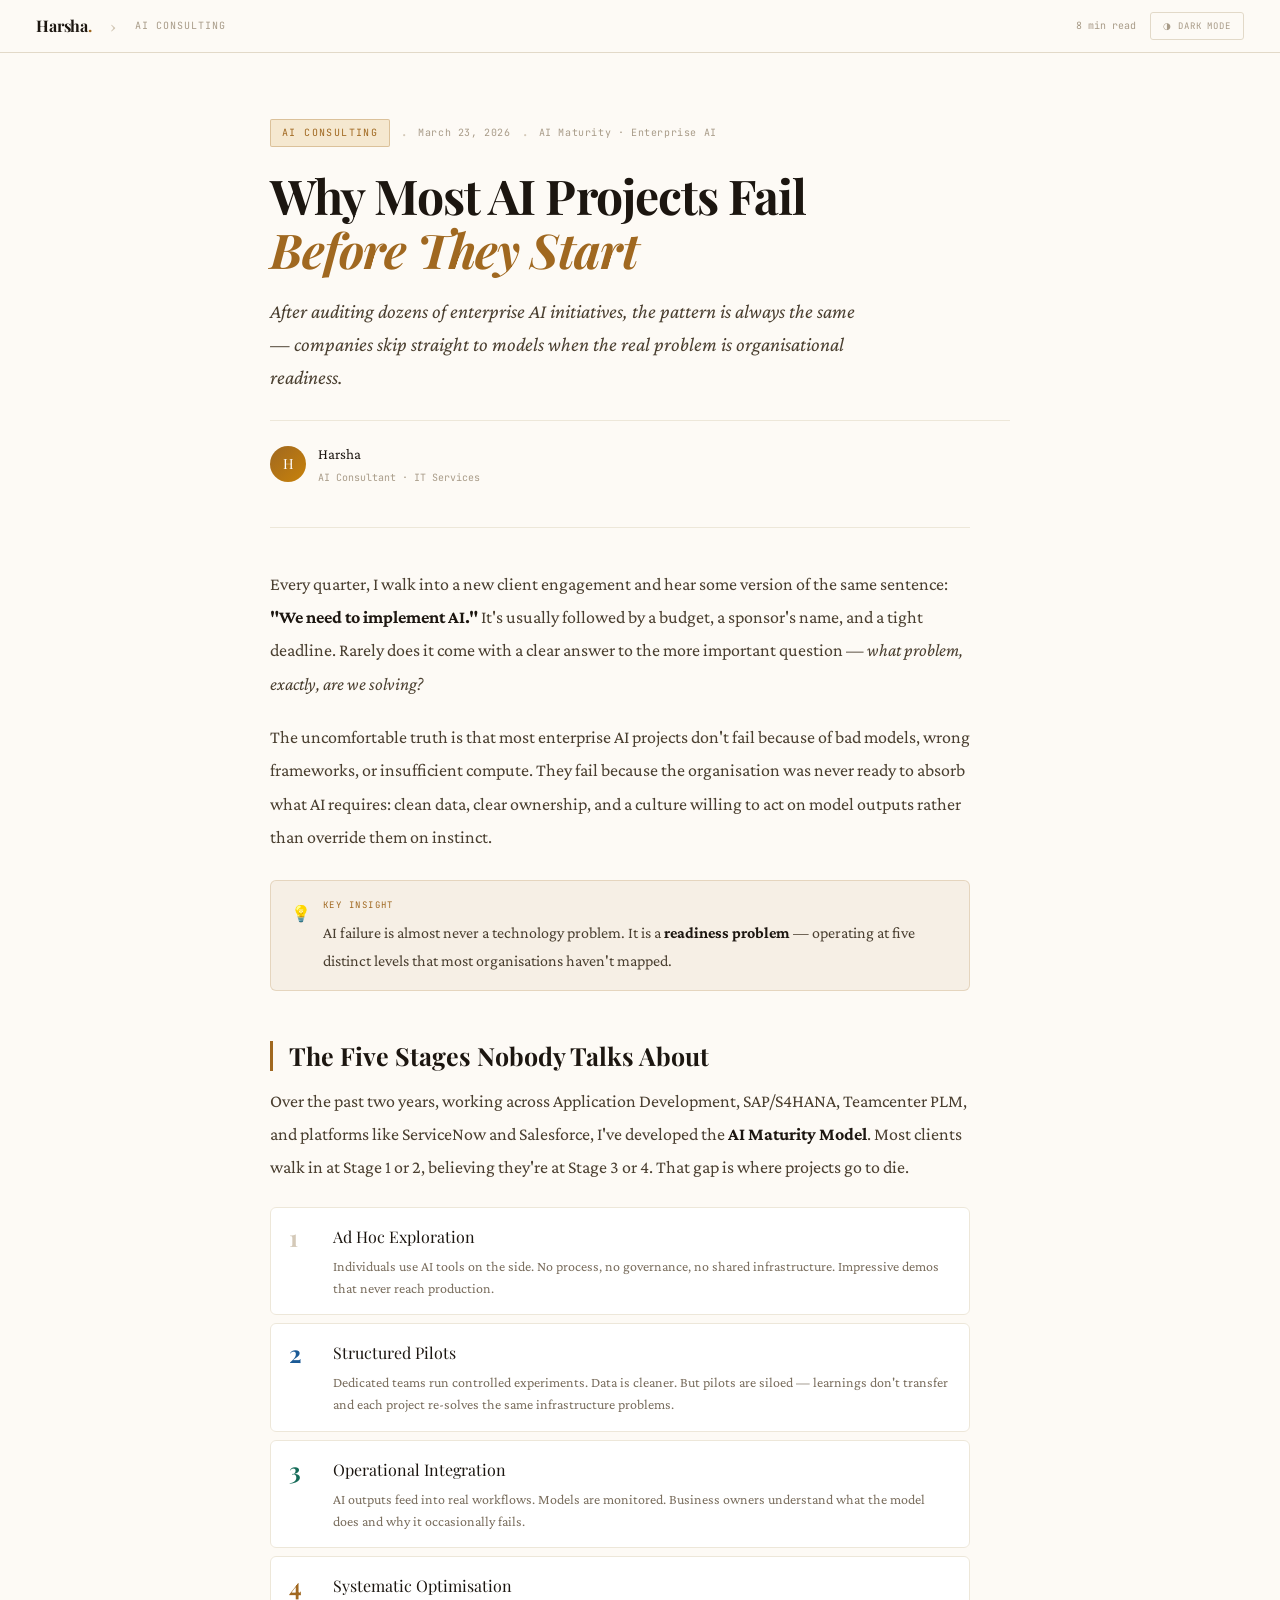
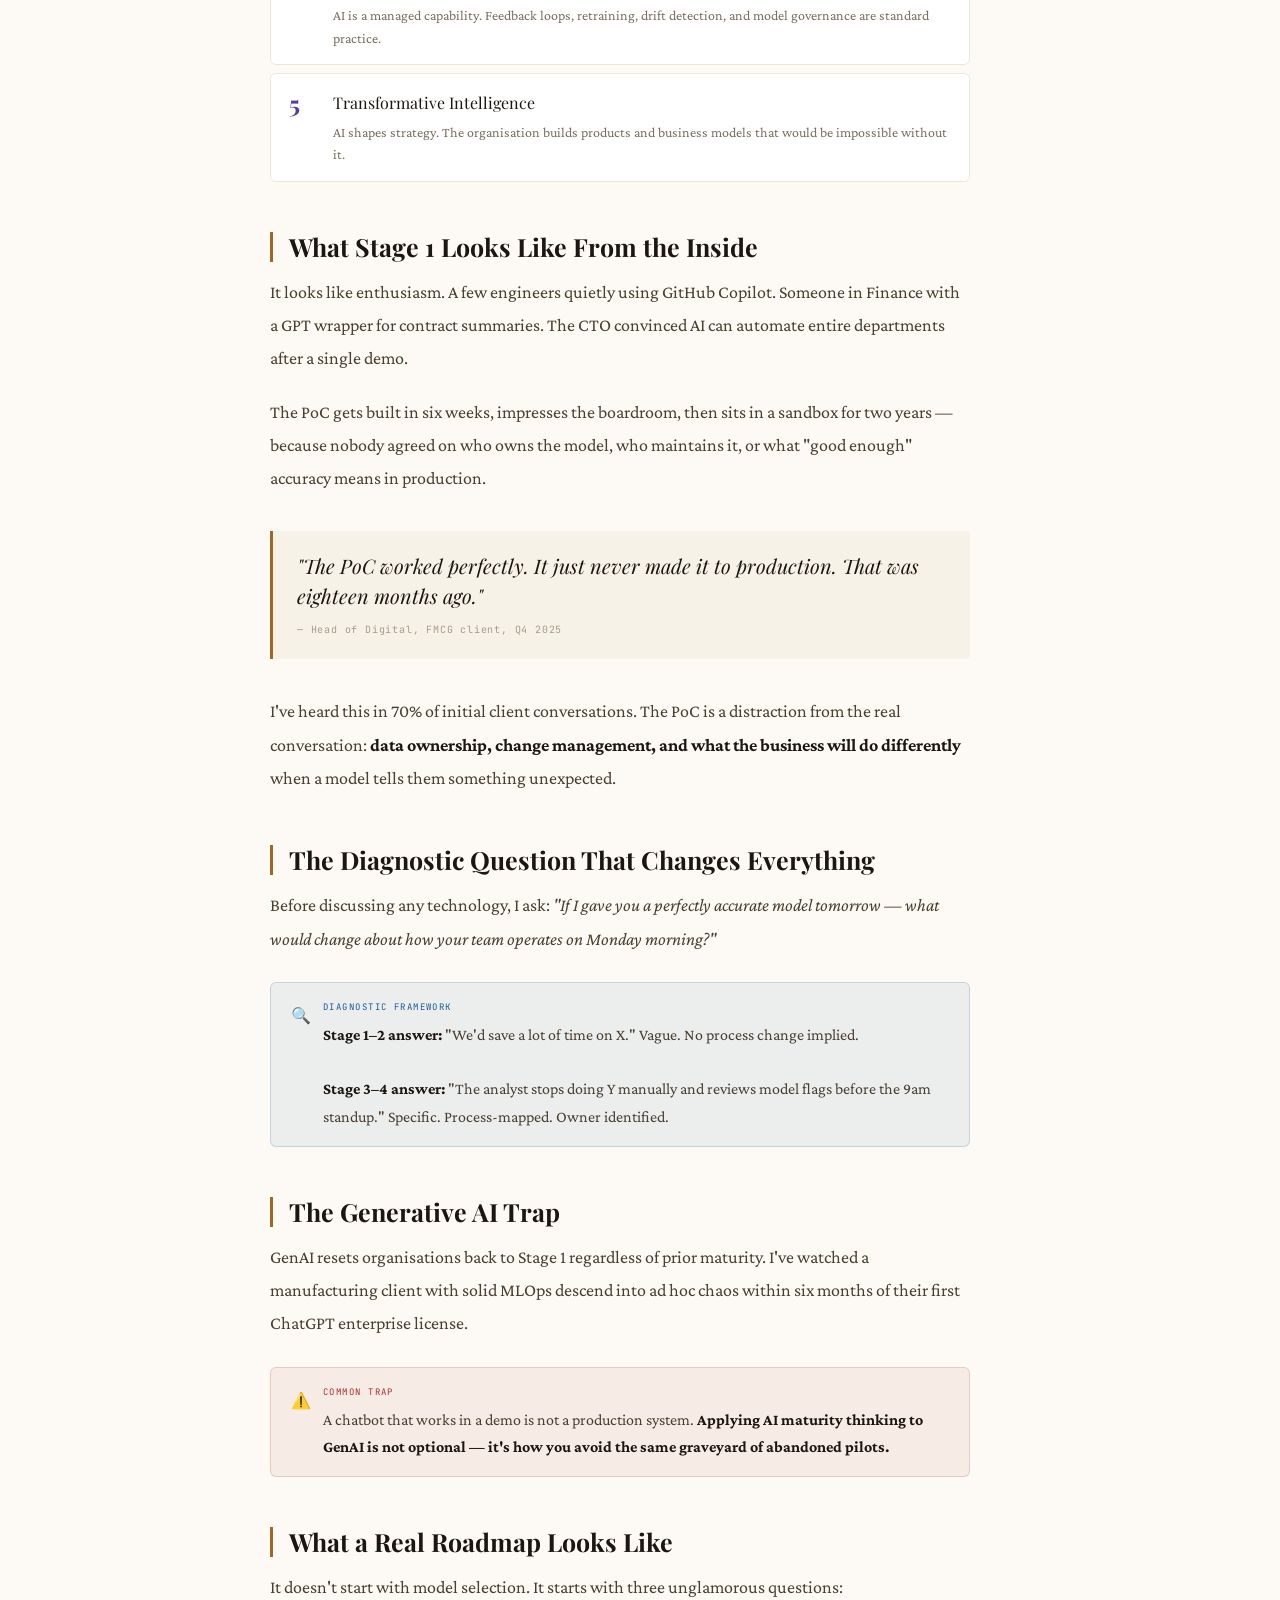
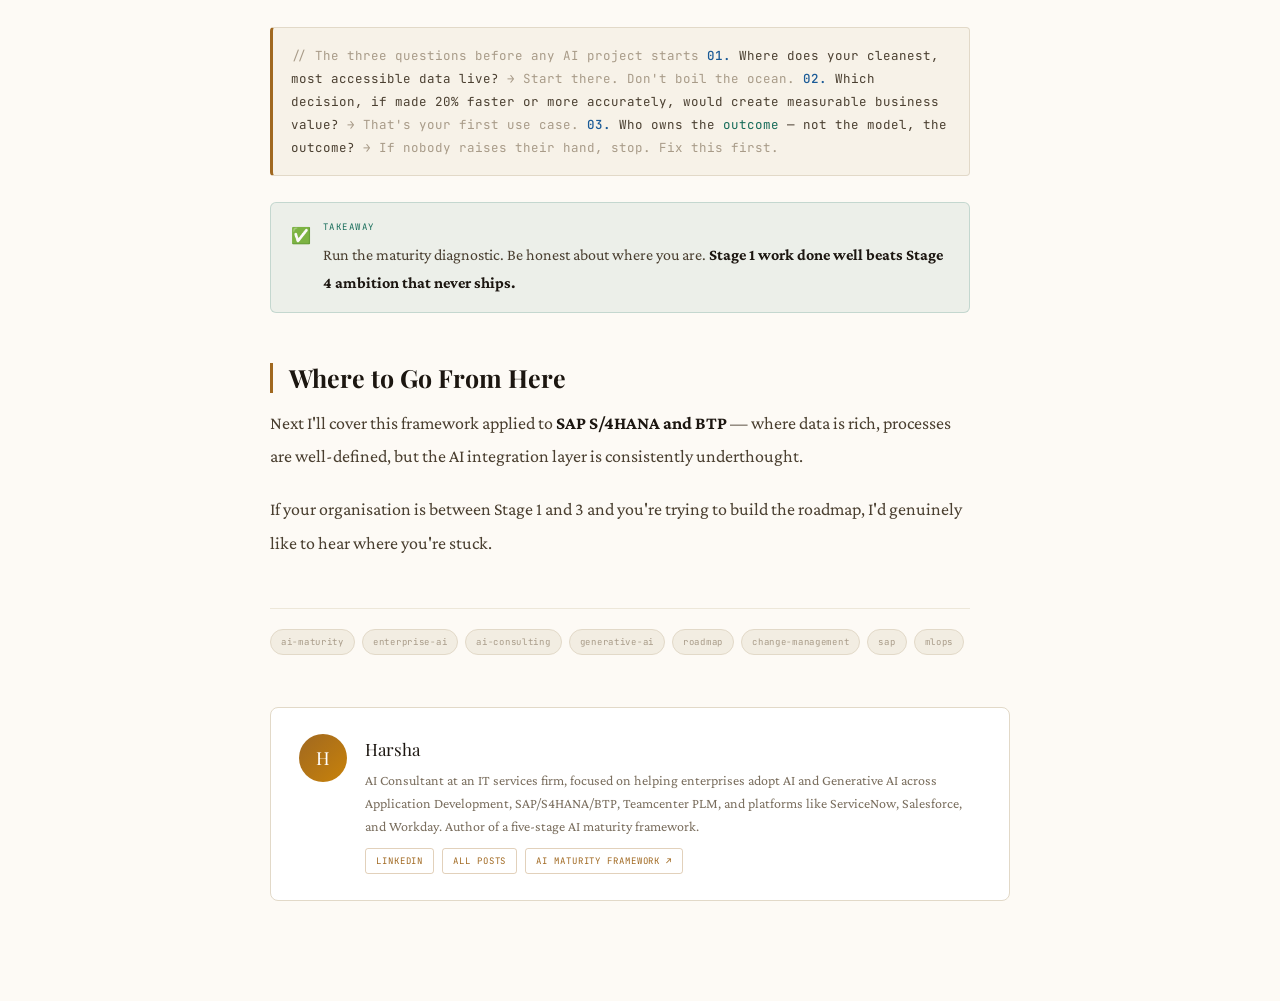
<file: mock/blog-post-light.html>
<!DOCTYPE html>
<html lang="en">
<head>
<meta charset="UTF-8">
<meta name="viewport" content="width=device-width, initial-scale=1.0">
<title>Why Most AI Projects Fail Before They Start — Harsha</title>
<link rel="preconnect" href="https://fonts.googleapis.com">
<link href="https://fonts.googleapis.com/css2?family=Playfair+Display:ital,wght@0,400;0,700;1,400&family=JetBrains+Mono:wght@300;400;500&family=Crimson+Pro:ital,wght@0,300;0,400;1,300&display=swap" rel="stylesheet">
<style>
  :root {
    --bg:           #fdfaf5;
    --bg-alt:       #f7f2e8;
    --surface:      #ffffff;
    --surface2:     #f2ede2;
    --border:       #e2d9c8;
    --border-soft:  #ede7d9;
    --ink:          #1c1610;
    --ink-mid:      #4a3f30;
    --ink-dim:      #7a6e5e;
    --ink-muted:    #a89b88;
    --ink-faint:    #d4c9b8;
    --amber:        #a06820;
    --amber-light:  #f5e8d0;
    --amber-mid:    rgba(160,104,32,0.18);
    --amber-soft:   rgba(160,104,32,0.07);
    --blue:         #1a5a96;
    --blue-soft:    rgba(26,90,150,0.07);
    --teal:         #156b58;
    --teal-soft:    rgba(21,107,88,0.07);
    --rose:         #a83030;
    --rose-soft:    rgba(168,48,48,0.07);
    --purple:       #5a3a9a;
    --prose-max:    700px;
  }

  *, *::before, *::after { box-sizing: border-box; margin: 0; padding: 0; }
  html { scroll-behavior: smooth; }

  body {
    background: var(--bg);
    color: var(--ink);
    font-family: 'Crimson Pro', Georgia, serif;
    font-size: 18px;
    line-height: 1.8;
    min-height: 100vh;
  }

  .reading-progress {
    position: fixed; top: 53px; left: 0;
    height: 2px;
    background: linear-gradient(90deg, var(--amber), #d4a040);
    z-index: 101; width: 0%;
    transition: width 0.1s linear;
  }

  /* ── TOPBAR ── */
  .topbar {
    position: sticky; top: 0; z-index: 100;
    background: rgba(253,250,245,0.96);
    backdrop-filter: blur(8px);
    border-bottom: 1px solid var(--border);
    height: 53px;
    display: flex; align-items: center;
    padding: 0 36px; gap: 18px;
  }

  .topbar-brand {
    font-family: 'Playfair Display', serif;
    font-size: 16px; font-weight: 700;
    color: var(--ink); text-decoration: none;
    letter-spacing: -0.01em;
  }
  .topbar-brand span { color: var(--amber); }

  .topbar-sep { color: var(--ink-faint); }

  .topbar-section {
    font-family: 'JetBrains Mono', monospace;
    font-size: 10px; color: var(--ink-muted);
    letter-spacing: 0.1em; text-transform: uppercase;
  }

  .topbar-right { margin-left: auto; display: flex; align-items: center; gap: 14px; }

  .read-time {
    font-family: 'JetBrains Mono', monospace;
    font-size: 10px; color: var(--ink-muted);
  }

  .mode-btn {
    font-family: 'JetBrains Mono', monospace;
    font-size: 9px; letter-spacing: 0.1em; text-transform: uppercase;
    padding: 5px 12px; border: 1px solid var(--border);
    border-radius: 3px; background: transparent;
    color: var(--ink-muted); cursor: pointer; text-decoration: none;
    transition: all 0.18s;
  }
  .mode-btn:hover { border-color: var(--amber); color: var(--amber); }

  /* ── PAGE ── */
  .page { max-width: 820px; margin: 0 auto; padding: 64px 40px 100px; }

  /* ── HERO ── */
  .hero-meta {
    display: flex; align-items: center; gap: 12px;
    margin-bottom: 20px; flex-wrap: wrap;
  }

  .category-badge {
    font-family: 'JetBrains Mono', monospace;
    font-size: 10px; letter-spacing: 0.14em; text-transform: uppercase;
    padding: 4px 11px; border-radius: 2px;
    background: var(--amber-light);
    border: 1px solid rgba(160,104,32,0.3);
    color: var(--amber);
  }

  .meta-sep { color: var(--ink-faint); }

  .meta-date {
    font-family: 'JetBrains Mono', monospace;
    font-size: 10px; color: var(--ink-muted); letter-spacing: 0.06em;
  }

  .hero-title {
    font-family: 'Playfair Display', serif;
    font-size: clamp(30px, 4.5vw, 48px);
    font-weight: 700; color: var(--ink);
    line-height: 1.12; margin-bottom: 18px;
    letter-spacing: -0.02em;
  }
  .hero-title em { font-style: italic; color: var(--amber); }

  .hero-lede {
    font-size: 20px; color: var(--ink-mid);
    font-style: italic; line-height: 1.65;
    max-width: 600px; margin-bottom: 26px;
  }

  .author-row {
    display: flex; align-items: center; gap: 12px;
    padding-top: 20px; border-top: 1px solid var(--border-soft);
    margin-bottom: 40px;
  }

  .author-avatar {
    width: 36px; height: 36px; border-radius: 50%;
    background: linear-gradient(135deg, var(--amber), #c8820a);
    display: flex; align-items: center; justify-content: center;
    font-family: 'Playfair Display', serif; font-size: 14px;
    color: #fff; flex-shrink: 0;
  }

  .author-name { font-size: 15px; color: var(--ink); }
  .author-role {
    font-family: 'JetBrains Mono', monospace;
    font-size: 10px; color: var(--ink-muted); margin-top: 1px;
  }

  hr.rule {
    border: none; border-top: 1px solid var(--border-soft);
    margin: 0 0 40px; max-width: var(--prose-max);
  }

  /* ── PROSE ── */
  .prose { max-width: var(--prose-max); }

  .prose p {
    color: var(--ink-mid); font-size: 18px;
    line-height: 1.85; margin-bottom: 20px;
  }

  .prose strong { color: var(--ink); font-weight: 700; }
  .prose em { font-style: italic; }

  .prose a {
    color: var(--amber); text-decoration: none;
    border-bottom: 1px solid rgba(160,104,32,0.3);
    transition: border-color 0.15s;
  }
  .prose a:hover { border-color: var(--amber); }

  .prose h2 {
    font-family: 'Playfair Display', serif;
    font-size: 25px; font-weight: 700;
    color: var(--ink); margin: 50px 0 14px;
    line-height: 1.2; padding-left: 16px;
    border-left: 3px solid var(--amber);
  }

  /* ── PULLQUOTE ── */
  .pullquote {
    margin: 36px 0; padding: 20px 24px;
    background: var(--bg-alt);
    border-left: 3px solid var(--amber);
    border-radius: 0 4px 4px 0;
  }

  .pullquote-text {
    font-family: 'Playfair Display', serif;
    font-size: 20px; font-style: italic;
    color: var(--ink); line-height: 1.5;
  }

  .pullquote-attr {
    font-family: 'JetBrains Mono', monospace;
    font-size: 10px; color: var(--ink-muted);
    margin-top: 10px; letter-spacing: 0.08em;
  }

  /* ── CALLOUT ── */
  .callout {
    border-radius: 6px; padding: 16px 20px;
    margin: 26px 0; display: flex;
    gap: 12px; align-items: flex-start; border: 1px solid;
  }

  .callout-icon { font-size: 16px; flex-shrink: 0; margin-top: 3px; }

  .callout-label {
    font-family: 'JetBrains Mono', monospace;
    font-size: 9px; letter-spacing: 0.16em;
    text-transform: uppercase; margin-bottom: 6px;
  }

  .callout-text { font-size: 16px; line-height: 1.7; color: var(--ink-mid); }
  .callout-text strong { color: var(--ink); }

  .callout.gold   { background: var(--amber-soft); border-color: rgba(160,104,32,0.2); }
  .callout.blue   { background: var(--blue-soft);  border-color: rgba(26,90,150,0.18); }
  .callout.teal   { background: var(--teal-soft);  border-color: rgba(21,107,88,0.18); }
  .callout.rose   { background: var(--rose-soft);  border-color: rgba(168,48,48,0.18); }

  /* ── CODE BLOCK ── */
  .code-block {
    background: var(--bg-alt); border: 1px solid var(--border);
    border-left: 3px solid var(--amber); border-radius: 4px;
    padding: 16px 18px; font-family: 'JetBrains Mono', monospace;
    font-size: 12.5px; color: var(--ink-mid);
    margin: 22px 0; overflow-x: auto; line-height: 1.85;
  }

  .code-block .cmt { color: var(--ink-muted); }
  .code-block .kw  { color: var(--blue); font-weight: 500; }
  .code-block .str { color: var(--teal); }

  /* ── STAGE LIST ── */
  .stage-list { margin: 22px 0; display: flex; flex-direction: column; gap: 8px; }

  .stage-item {
    display: flex; align-items: flex-start; gap: 16px;
    background: var(--surface); border: 1px solid var(--border-soft);
    border-radius: 6px; padding: 15px 18px;
    transition: border-color 0.18s, box-shadow 0.18s;
  }

  .stage-item:hover {
    border-color: rgba(160,104,32,0.28);
    box-shadow: 0 2px 8px rgba(160,104,32,0.06);
  }

  .stage-num {
    font-family: 'Playfair Display', serif;
    font-size: 24px; font-weight: 700;
    flex-shrink: 0; width: 28px; line-height: 1; margin-top: 2px;
  }

  .stage-title {
    font-family: 'Playfair Display', serif;
    font-size: 16px; color: var(--ink); margin-bottom: 3px;
  }

  .stage-desc { font-size: 14px; color: var(--ink-dim); line-height: 1.6; }

  /* ── TAGS ── */
  .tags-row {
    display: flex; flex-wrap: wrap; gap: 7px;
    margin-top: 48px; padding-top: 20px;
    border-top: 1px solid var(--border-soft);
  }

  .tag {
    font-family: 'JetBrains Mono', monospace;
    font-size: 9px; letter-spacing: 0.08em;
    padding: 4px 10px; border-radius: 20px;
    background: var(--surface2); border: 1px solid var(--border);
    color: var(--ink-muted);
  }

  /* ── FOOTER ── */
  .footer-card {
    margin-top: 52px; background: var(--surface);
    border: 1px solid var(--border); border-radius: 8px;
    padding: 26px 28px; display: flex; gap: 18px; align-items: flex-start;
  }

  .footer-avatar {
    width: 48px; height: 48px; border-radius: 50%;
    background: linear-gradient(135deg, var(--amber), #c8820a);
    display: flex; align-items: center; justify-content: center;
    font-family: 'Playfair Display', serif; font-size: 18px;
    color: #fff; flex-shrink: 0;
  }

  .footer-name {
    font-family: 'Playfair Display', serif;
    font-size: 17px; color: var(--ink); margin-bottom: 4px;
  }

  .footer-bio { font-size: 14px; color: var(--ink-dim); line-height: 1.65; }

  .footer-links { display: flex; gap: 8px; margin-top: 10px; flex-wrap: wrap; }

  .footer-link {
    font-family: 'JetBrains Mono', monospace;
    font-size: 9px; letter-spacing: 0.1em; text-transform: uppercase;
    color: var(--amber); text-decoration: none;
    padding: 4px 10px; border: 1px solid rgba(160,104,32,0.3);
    border-radius: 3px; transition: background 0.15s;
  }
  .footer-link:hover { background: var(--amber-soft); }

  @keyframes fadeUp {
    from { opacity: 0; transform: translateY(10px); }
    to   { opacity: 1; transform: translateY(0); }
  }
  .hero-title, .hero-lede, .prose p, .callout, .code-block, .stage-item, .pullquote {
    animation: fadeUp 0.38s ease both;
  }

  @media (max-width: 640px) {
    .page { padding: 36px 20px 80px; }
    .topbar { padding: 0 20px; }
    .hero-title { font-size: 26px; }
    .footer-card { flex-direction: column; }
  }
</style>
</head>
<body>

<div class="reading-progress" id="readingProgress"></div>

<header class="topbar">
  <a class="topbar-brand" href="blog-index-light.html">Harsha<span>.</span></a>
  <span class="topbar-sep">›</span>
  <span class="topbar-section">AI Consulting</span>
  <div class="topbar-right">
    <span class="read-time">8 min read</span>
    <a class="mode-btn" href="blog-post-sample.html">◑ Dark Mode</a>
  </div>
</header>

<div class="page">

  <div class="hero-meta">
    <span class="category-badge">AI Consulting</span>
    <span class="meta-sep">·</span>
    <span class="meta-date">March 23, 2026</span>
    <span class="meta-sep">·</span>
    <span class="meta-date">AI Maturity · Enterprise AI</span>
  </div>

  <h1 class="hero-title">Why Most AI Projects Fail<br><em>Before They Start</em></h1>

  <p class="hero-lede">After auditing dozens of enterprise AI initiatives, the pattern is always the same — companies skip straight to models when the real problem is organisational readiness.</p>

  <div class="author-row">
    <div class="author-avatar">H</div>
    <div>
      <div class="author-name">Harsha</div>
      <div class="author-role">AI Consultant · IT Services</div>
    </div>
  </div>

  <hr class="rule">

  <article class="prose">

    <p>Every quarter, I walk into a new client engagement and hear some version of the same sentence: <strong>"We need to implement AI."</strong> It's usually followed by a budget, a sponsor's name, and a tight deadline. Rarely does it come with a clear answer to the more important question — <em>what problem, exactly, are we solving?</em></p>

    <p>The uncomfortable truth is that most enterprise AI projects don't fail because of bad models, wrong frameworks, or insufficient compute. They fail because the organisation was never ready to absorb what AI requires: clean data, clear ownership, and a culture willing to act on model outputs rather than override them on instinct.</p>

    <div class="callout gold">
      <div class="callout-icon">💡</div>
      <div>
        <div class="callout-label" style="color:var(--amber)">Key Insight</div>
        <div class="callout-text">AI failure is almost never a technology problem. It is a <strong>readiness problem</strong> — operating at five distinct levels that most organisations haven't mapped.</div>
      </div>
    </div>

    <h2>The Five Stages Nobody Talks About</h2>

    <p>Over the past two years, working across Application Development, SAP/S4HANA, Teamcenter PLM, and platforms like ServiceNow and Salesforce, I've developed the <strong>AI Maturity Model</strong>. Most clients walk in at Stage 1 or 2, believing they're at Stage 3 or 4. That gap is where projects go to die.</p>

    <div class="stage-list">
      <div class="stage-item">
        <span class="stage-num" style="color:var(--ink-faint)">1</span>
        <div><div class="stage-title">Ad Hoc Exploration</div><div class="stage-desc">Individuals use AI tools on the side. No process, no governance, no shared infrastructure. Impressive demos that never reach production.</div></div>
      </div>
      <div class="stage-item">
        <span class="stage-num" style="color:var(--blue)">2</span>
        <div><div class="stage-title">Structured Pilots</div><div class="stage-desc">Dedicated teams run controlled experiments. Data is cleaner. But pilots are siloed — learnings don't transfer and each project re-solves the same infrastructure problems.</div></div>
      </div>
      <div class="stage-item">
        <span class="stage-num" style="color:var(--teal)">3</span>
        <div><div class="stage-title">Operational Integration</div><div class="stage-desc">AI outputs feed into real workflows. Models are monitored. Business owners understand what the model does and why it occasionally fails.</div></div>
      </div>
      <div class="stage-item">
        <span class="stage-num" style="color:var(--amber)">4</span>
        <div><div class="stage-title">Systematic Optimisation</div><div class="stage-desc">AI is a managed capability. Feedback loops, retraining, drift detection, and model governance are standard practice.</div></div>
      </div>
      <div class="stage-item">
        <span class="stage-num" style="color:var(--purple)">5</span>
        <div><div class="stage-title">Transformative Intelligence</div><div class="stage-desc">AI shapes strategy. The organisation builds products and business models that would be impossible without it.</div></div>
      </div>
    </div>

    <h2>What Stage 1 Looks Like From the Inside</h2>

    <p>It looks like enthusiasm. A few engineers quietly using GitHub Copilot. Someone in Finance with a GPT wrapper for contract summaries. The CTO convinced AI can automate entire departments after a single demo.</p>

    <p>The PoC gets built in six weeks, impresses the boardroom, then sits in a sandbox for two years — because nobody agreed on who owns the model, who maintains it, or what "good enough" accuracy means in production.</p>

    <div class="pullquote">
      <div class="pullquote-text">"The PoC worked perfectly. It just never made it to production. That was eighteen months ago."</div>
      <div class="pullquote-attr">— Head of Digital, FMCG client, Q4 2025</div>
    </div>

    <p>I've heard this in 70% of initial client conversations. The PoC is a distraction from the real conversation: <strong>data ownership, change management, and what the business will do differently</strong> when a model tells them something unexpected.</p>

    <h2>The Diagnostic Question That Changes Everything</h2>

    <p>Before discussing any technology, I ask: <em>"If I gave you a perfectly accurate model tomorrow — what would change about how your team operates on Monday morning?"</em></p>

    <div class="callout blue">
      <div class="callout-icon">🔍</div>
      <div>
        <div class="callout-label" style="color:var(--blue)">Diagnostic Framework</div>
        <div class="callout-text">
          <strong>Stage 1–2 answer:</strong> "We'd save a lot of time on X." Vague. No process change implied.<br><br>
          <strong>Stage 3–4 answer:</strong> "The analyst stops doing Y manually and reviews model flags before the 9am standup." Specific. Process-mapped. Owner identified.
        </div>
      </div>
    </div>

    <h2>The Generative AI Trap</h2>

    <p>GenAI resets organisations back to Stage 1 regardless of prior maturity. I've watched a manufacturing client with solid MLOps descend into ad hoc chaos within six months of their first ChatGPT enterprise license.</p>

    <div class="callout rose">
      <div class="callout-icon">⚠️</div>
      <div>
        <div class="callout-label" style="color:var(--rose)">Common Trap</div>
        <div class="callout-text">A chatbot that works in a demo is not a production system. <strong>Applying AI maturity thinking to GenAI is not optional — it's how you avoid the same graveyard of abandoned pilots.</strong></div>
      </div>
    </div>

    <h2>What a Real Roadmap Looks Like</h2>

    <p>It doesn't start with model selection. It starts with three unglamorous questions:</p>

    <div class="code-block">
<span class="cmt">// The three questions before any AI project starts</span>

<span class="kw">01.</span> Where does your cleanest, most accessible data live?
     <span class="cmt">→ Start there. Don't boil the ocean.</span>

<span class="kw">02.</span> Which decision, if made 20% faster or more accurately,
     would create measurable business value?
     <span class="cmt">→ That's your first use case.</span>

<span class="kw">03.</span> Who owns the <span class="str">outcome</span> — not the model, the outcome?
     <span class="cmt">→ If nobody raises their hand, stop. Fix this first.</span>
    </div>

    <div class="callout teal">
      <div class="callout-icon">✅</div>
      <div>
        <div class="callout-label" style="color:var(--teal)">Takeaway</div>
        <div class="callout-text">Run the maturity diagnostic. Be honest about where you are. <strong>Stage 1 work done well beats Stage 4 ambition that never ships.</strong></div>
      </div>
    </div>

    <h2>Where to Go From Here</h2>

    <p>Next I'll cover this framework applied to <strong>SAP S/4HANA and BTP</strong> — where data is rich, processes are well-defined, but the AI integration layer is consistently underthought.</p>

    <p>If your organisation is between Stage 1 and 3 and you're trying to build the roadmap, I'd genuinely like to hear where you're stuck.</p>

    <div class="tags-row">
      <span class="tag">ai-maturity</span><span class="tag">enterprise-ai</span>
      <span class="tag">ai-consulting</span><span class="tag">generative-ai</span>
      <span class="tag">roadmap</span><span class="tag">change-management</span>
      <span class="tag">sap</span><span class="tag">mlops</span>
    </div>

  </article>

  <div class="footer-card">
    <div class="footer-avatar">H</div>
    <div>
      <div class="footer-name">Harsha</div>
      <div class="footer-bio">AI Consultant at an IT services firm, focused on helping enterprises adopt AI and Generative AI across Application Development, SAP/S4HANA/BTP, Teamcenter PLM, and platforms like ServiceNow, Salesforce, and Workday. Author of a five-stage AI maturity framework.</div>
      <div class="footer-links">
        <a class="footer-link" href="#">LinkedIn</a>
        <a class="footer-link" href="#">All Posts</a>
        <a class="footer-link" href="#">AI Maturity Framework ↗</a>
      </div>
    </div>
  </div>

</div>

<script>
  window.addEventListener('scroll', () => {
    const d = document.documentElement;
    document.getElementById('readingProgress').style.width =
      (d.scrollTop / (d.scrollHeight - d.clientHeight) * 100) + '%';
  });
</script>
</body>
</html>
</file>
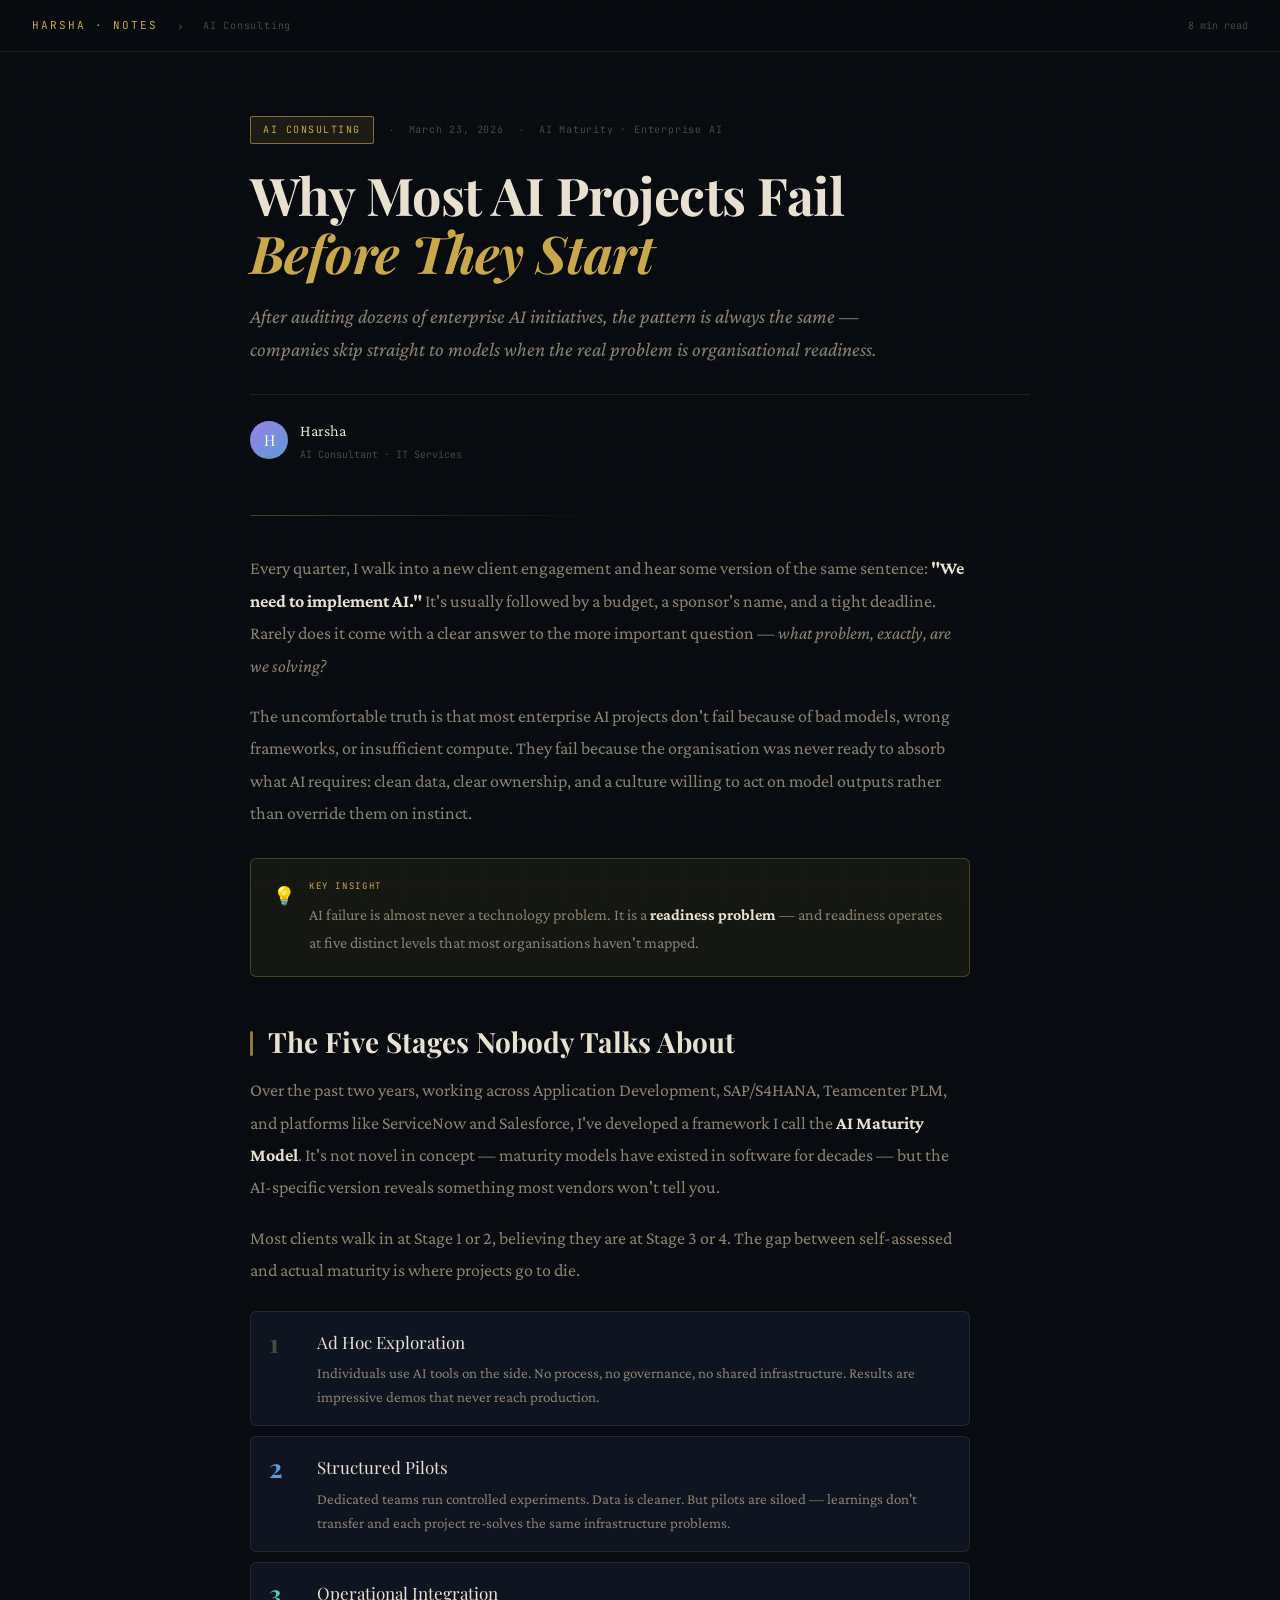
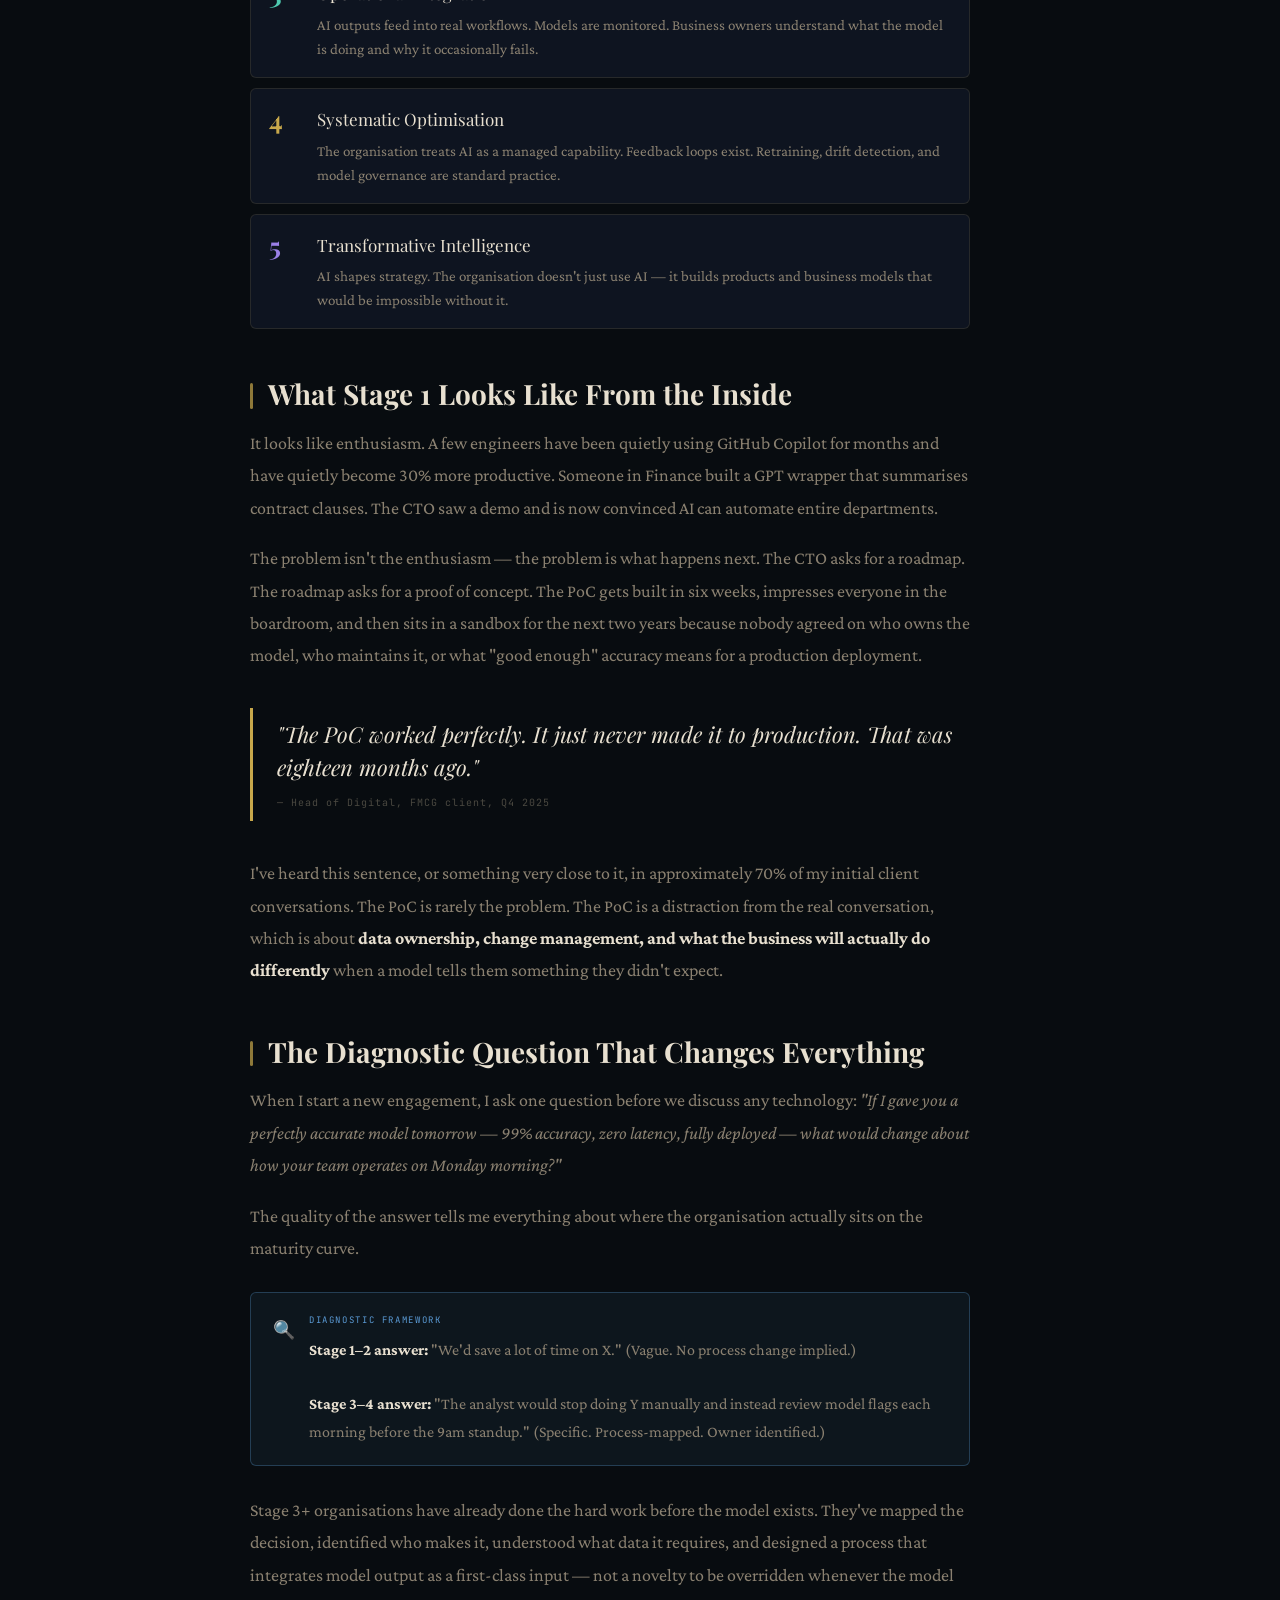
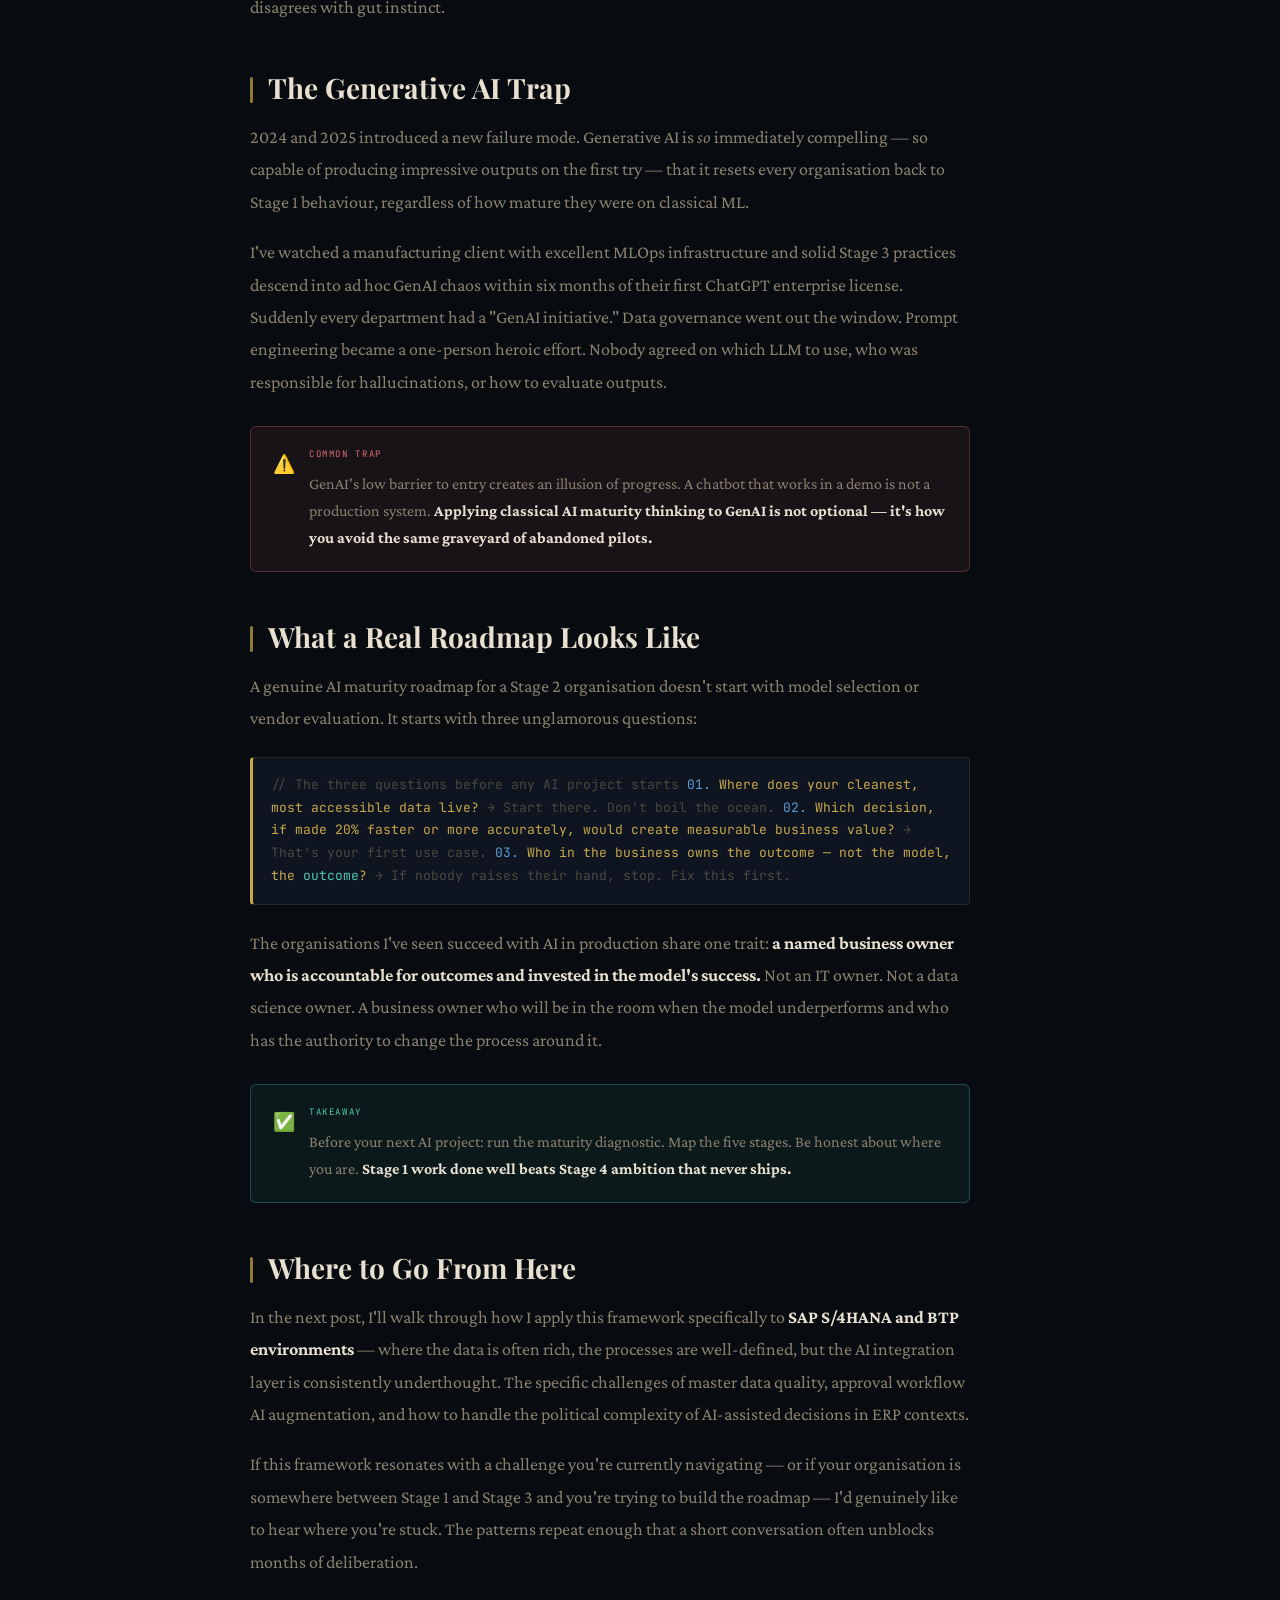
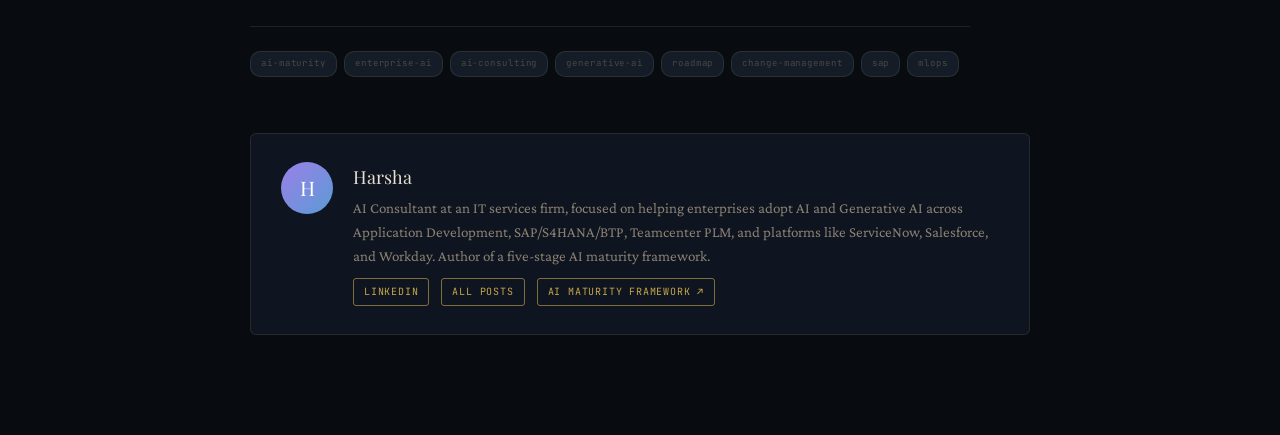
<file: mock/blog-post-sample.html>
<!DOCTYPE html>
<html lang="en">
<head>
<meta charset="UTF-8">
<meta name="viewport" content="width=device-width, initial-scale=1.0">
<title>Why Most AI Projects Fail Before They Start — Harsha</title>
<link rel="preconnect" href="https://fonts.googleapis.com">
<link href="https://fonts.googleapis.com/css2?family=Playfair+Display:ital,wght@0,400;0,700;1,400&family=JetBrains+Mono:wght@300;400;500&family=Crimson+Pro:ital,wght@0,300;0,400;1,300&display=swap" rel="stylesheet">
<style>
  :root {
    --bg: #080c10;
    --surface: #0e1420;
    --surface2: #141c28;
    --border: rgba(180,160,100,0.15);
    --gold: #c8a84b;
    --gold-dim: rgba(200,168,75,0.6);
    --gold-glow: rgba(200,168,75,0.10);
    --text: #e8e0d0;
    --text-dim: #8a8070;
    --text-muted: #4a4840;
    --blue:   #5b9bd5;
    --teal:   #4ec9b0;
    --rose:   #e06c75;
    --purple: #9b7fe8;
    --amber:  #e6a840;
    --green:  #6abf69;
    --prose-max: 720px;
  }

  *, *::before, *::after { box-sizing: border-box; margin: 0; padding: 0; }

  html { scroll-behavior: smooth; }

  body {
    background: var(--bg);
    color: var(--text);
    font-family: 'Crimson Pro', Georgia, serif;
    font-size: 18px;
    line-height: 1.75;
    min-height: 100vh;
  }

  body::before {
    content: '';
    position: fixed; inset: 0;
    background-image:
      linear-gradient(rgba(180,160,100,0.025) 1px, transparent 1px),
      linear-gradient(90deg, rgba(180,160,100,0.025) 1px, transparent 1px);
    background-size: 40px 40px;
    pointer-events: none;
    z-index: 0;
  }

  /* ── TOPBAR ── */
  .topbar {
    position: sticky;
    top: 0;
    z-index: 100;
    background: rgba(8,12,16,0.92);
    backdrop-filter: blur(10px);
    border-bottom: 1px solid var(--border);
    height: 52px;
    display: flex;
    align-items: center;
    padding: 0 32px;
    gap: 20px;
  }

  .topbar-brand {
    font-family: 'JetBrains Mono', monospace;
    font-size: 11px;
    letter-spacing: 0.18em;
    text-transform: uppercase;
    color: var(--gold);
  }

  .topbar-sep { color: var(--text-muted); font-size: 14px; }

  .topbar-section {
    font-family: 'JetBrains Mono', monospace;
    font-size: 10px;
    color: var(--text-muted);
    letter-spacing: 0.08em;
  }

  .topbar-right {
    margin-left: auto;
    display: flex;
    align-items: center;
    gap: 12px;
  }

  .read-time {
    font-family: 'JetBrains Mono', monospace;
    font-size: 10px;
    color: var(--text-muted);
  }

  /* reading progress bar */
  .reading-progress {
    position: fixed;
    top: 52px;
    left: 0;
    height: 2px;
    background: linear-gradient(90deg, var(--gold), #e8c870);
    z-index: 101;
    width: 0%;
    transition: width 0.1s linear;
  }

  /* ── LAYOUT ── */
  .page {
    position: relative;
    z-index: 1;
    max-width: 860px;
    margin: 0 auto;
    padding: 64px 40px 100px;
  }

  /* ── HERO ── */
  .hero { margin-bottom: 52px; }

  .hero-meta {
    display: flex;
    align-items: center;
    gap: 16px;
    margin-bottom: 22px;
    flex-wrap: wrap;
  }

  .category-badge {
    font-family: 'JetBrains Mono', monospace;
    font-size: 10px;
    letter-spacing: 0.15em;
    text-transform: uppercase;
    padding: 4px 12px;
    border-radius: 2px;
    background: var(--gold-glow);
    border: 1px solid var(--gold-dim);
    color: var(--gold);
  }

  .meta-dot { color: var(--text-muted); font-size: 12px; }

  .meta-date {
    font-family: 'JetBrains Mono', monospace;
    font-size: 10px;
    color: var(--text-muted);
    letter-spacing: 0.08em;
  }

  .hero-title {
    font-family: 'Playfair Display', serif;
    font-size: clamp(32px, 5vw, 52px);
    font-weight: 700;
    color: var(--text);
    line-height: 1.12;
    margin-bottom: 18px;
    letter-spacing: -0.01em;
  }

  .hero-title em {
    font-style: italic;
    color: var(--gold);
  }

  .hero-lede {
    font-size: 20px;
    color: var(--text-dim);
    font-style: italic;
    line-height: 1.65;
    max-width: 640px;
    margin-bottom: 28px;
  }

  .author-row {
    display: flex;
    align-items: center;
    gap: 12px;
    padding-top: 22px;
    border-top: 1px solid var(--border);
  }

  .author-avatar {
    width: 38px; height: 38px;
    border-radius: 50%;
    background: linear-gradient(135deg, var(--purple), var(--blue));
    display: flex;
    align-items: center;
    justify-content: center;
    font-family: 'Playfair Display', serif;
    font-size: 15px;
    color: #fff;
    flex-shrink: 0;
  }

  .author-name {
    font-family: 'Crimson Pro', serif;
    font-size: 16px;
    color: var(--text);
  }

  .author-title {
    font-family: 'JetBrains Mono', monospace;
    font-size: 10px;
    color: var(--text-muted);
    margin-top: 1px;
  }

  .hero-divider {
    height: 1px;
    background: linear-gradient(90deg, var(--gold), transparent);
    opacity: 0.35;
    margin: 36px 0;
    max-width: 360px;
  }

  /* ── PROSE ── */
  .prose { max-width: var(--prose-max); }

  .prose h2 {
    font-family: 'Playfair Display', serif;
    font-size: 28px;
    font-weight: 700;
    color: var(--text);
    margin: 48px 0 16px;
    line-height: 1.2;
    position: relative;
    padding-left: 18px;
  }

  .prose h2::before {
    content: '';
    position: absolute;
    left: 0; top: 6px;
    width: 3px;
    height: calc(100% - 8px);
    background: var(--gold);
    border-radius: 2px;
    opacity: 0.7;
  }

  .prose h3 {
    font-family: 'Playfair Display', serif;
    font-size: 20px;
    color: var(--text);
    margin: 32px 0 12px;
  }

  .prose p {
    color: var(--text-dim);
    font-size: 18px;
    line-height: 1.8;
    margin-bottom: 18px;
  }

  .prose strong {
    color: var(--text);
    font-weight: 700;
  }

  .prose em { font-style: italic; }

  .prose a {
    color: var(--gold);
    text-decoration: none;
    border-bottom: 1px solid var(--gold-dim);
    transition: border-color 0.2s;
  }
  .prose a:hover { border-color: var(--gold); }

  /* ── PULLQUOTE ── */
  .pullquote {
    border-left: 3px solid var(--gold);
    padding: 10px 0 10px 24px;
    margin: 36px 0;
  }

  .pullquote-text {
    font-family: 'Playfair Display', serif;
    font-size: 22px;
    font-style: italic;
    color: var(--text);
    line-height: 1.5;
  }

  .pullquote-attr {
    font-family: 'JetBrains Mono', monospace;
    font-size: 10px;
    color: var(--text-muted);
    margin-top: 10px;
    letter-spacing: 0.1em;
  }

  /* ── CALLOUT BOXES ── */
  .callout {
    border-radius: 6px;
    padding: 20px 22px;
    margin: 28px 0;
    display: flex;
    gap: 14px;
    align-items: flex-start;
    border: 1px solid;
  }

  .callout-icon { font-size: 18px; flex-shrink: 0; margin-top: 2px; }

  .callout-label {
    font-family: 'JetBrains Mono', monospace;
    font-size: 9px;
    letter-spacing: 0.18em;
    text-transform: uppercase;
    margin-bottom: 7px;
  }

  .callout-text {
    font-size: 16px;
    line-height: 1.7;
    color: var(--text-dim);
  }

  .callout-text strong { color: var(--text); }

  .callout.gold   { background: rgba(200,168,75,0.07);  border-color: rgba(200,168,75,0.3); }
  .callout.blue   { background: rgba(91,155,213,0.07);  border-color: rgba(91,155,213,0.3); }
  .callout.teal   { background: rgba(78,201,176,0.07);  border-color: rgba(78,201,176,0.3); }
  .callout.purple { background: rgba(155,127,232,0.07); border-color: rgba(155,127,232,0.3); }
  .callout.rose   { background: rgba(224,108,117,0.07); border-color: rgba(224,108,117,0.3); }

  /* ── CODE BLOCK ── */
  .code-block {
    background: var(--surface);
    border: 1px solid var(--border);
    border-left: 3px solid var(--gold);
    border-radius: 4px;
    padding: 16px 18px;
    font-family: 'JetBrains Mono', monospace;
    font-size: 13px;
    color: var(--gold);
    margin: 22px 0;
    overflow-x: auto;
    line-height: 1.75;
  }

  .code-block .cmt { color: var(--text-muted); }
  .code-block .kw  { color: var(--blue); }
  .code-block .str { color: var(--teal); }
  .code-block .fn  { color: var(--purple); }

  /* ── MATURITY TABLE ── */
  .stage-list { margin: 24px 0; display: flex; flex-direction: column; gap: 10px; }

  .stage-item {
    display: flex;
    align-items: flex-start;
    gap: 16px;
    background: var(--surface);
    border: 1px solid var(--border);
    border-radius: 6px;
    padding: 16px 18px;
    transition: border-color 0.2s;
  }

  .stage-item:hover { border-color: var(--gold-dim); }

  .stage-num {
    font-family: 'Playfair Display', serif;
    font-size: 26px;
    font-weight: 700;
    flex-shrink: 0;
    width: 32px;
    line-height: 1;
    margin-top: 2px;
  }

  .stage-body {}

  .stage-title {
    font-family: 'Playfair Display', serif;
    font-size: 17px;
    color: var(--text);
    margin-bottom: 4px;
  }

  .stage-desc {
    font-size: 15px;
    color: var(--text-dim);
    line-height: 1.6;
  }

  /* ── DIVIDER ── */
  .section-divider {
    height: 1px;
    background: linear-gradient(90deg, transparent, var(--border), transparent);
    margin: 48px 0;
  }

  /* ── TAGS ── */
  .tags-row {
    display: flex;
    flex-wrap: wrap;
    gap: 7px;
    margin-top: 48px;
    padding-top: 24px;
    border-top: 1px solid var(--border);
  }

  .tag {
    font-family: 'JetBrains Mono', monospace;
    font-size: 9px;
    letter-spacing: 0.1em;
    padding: 4px 10px;
    border-radius: 10px;
    background: var(--surface2);
    border: 1px solid var(--border);
    color: var(--text-muted);
    text-transform: lowercase;
  }

  /* ── FOOTER ── */
  .footer-card {
    margin-top: 56px;
    background: var(--surface);
    border: 1px solid var(--border);
    border-radius: 6px;
    padding: 28px 30px;
    display: flex;
    gap: 20px;
    align-items: flex-start;
  }

  .footer-avatar {
    width: 52px; height: 52px;
    border-radius: 50%;
    background: linear-gradient(135deg, var(--purple), var(--blue));
    display: flex;
    align-items: center;
    justify-content: center;
    font-family: 'Playfair Display', serif;
    font-size: 20px;
    color: #fff;
    flex-shrink: 0;
  }

  .footer-name {
    font-family: 'Playfair Display', serif;
    font-size: 18px;
    color: var(--text);
    margin-bottom: 3px;
  }

  .footer-bio {
    font-size: 15px;
    color: var(--text-dim);
    line-height: 1.6;
  }

  .footer-links {
    display: flex;
    gap: 12px;
    margin-top: 10px;
    flex-wrap: wrap;
  }

  .footer-link {
    font-family: 'JetBrains Mono', monospace;
    font-size: 10px;
    letter-spacing: 0.08em;
    color: var(--gold);
    text-decoration: none;
    padding: 4px 10px;
    border: 1px solid var(--gold-dim);
    border-radius: 3px;
    transition: background 0.2s;
    text-transform: uppercase;
  }

  .footer-link:hover { background: var(--gold-glow); }

  /* ── ANIMATIONS ── */
  .prose h2, .prose p, .callout, .code-block, .stage-item, .pullquote {
    animation: fadeUp 0.45s ease both;
  }

  @keyframes fadeUp {
    from { opacity: 0; transform: translateY(12px); }
    to   { opacity: 1; transform: translateY(0); }
  }

  @media (max-width: 680px) {
    .page { padding: 40px 20px 80px; }
    .topbar { padding: 0 20px; }
    .hero-title { font-size: 28px; }
    .footer-card { flex-direction: column; }
  }
</style>
</head>
<body>

<div class="reading-progress" id="readingProgress"></div>

<!-- ── TOPBAR ── -->
<header class="topbar">
  <span class="topbar-brand">Harsha · Notes</span>
  <span class="topbar-sep">›</span>
  <span class="topbar-section">AI Consulting</span>
  <div class="topbar-right">
    <span class="read-time">8 min read</span>
  </div>
</header>

<!-- ── CONTENT ── -->
<div class="page">

  <!-- HERO -->
  <div class="hero">
    <div class="hero-meta">
      <span class="category-badge">AI Consulting</span>
      <span class="meta-dot">·</span>
      <span class="meta-date">March 23, 2026</span>
      <span class="meta-dot">·</span>
      <span class="meta-date">AI Maturity · Enterprise AI</span>
    </div>

    <h1 class="hero-title">Why Most AI Projects Fail<br><em>Before They Start</em></h1>

    <p class="hero-lede">After auditing dozens of enterprise AI initiatives, the pattern is always the same — companies skip straight to models when the real problem is organisational readiness.</p>

    <div class="author-row">
      <div class="author-avatar">H</div>
      <div>
        <div class="author-name">Harsha</div>
        <div class="author-title">AI Consultant · IT Services</div>
      </div>
    </div>
  </div>

  <div class="hero-divider"></div>

  <!-- PROSE -->
  <article class="prose">

    <p>Every quarter, I walk into a new client engagement and hear some version of the same sentence: <strong>"We need to implement AI."</strong> It's usually followed by a budget, a sponsor's name, and a tight deadline. Rarely does it come with a clear answer to the more important question — <em>what problem, exactly, are we solving?</em></p>

    <p>The uncomfortable truth is that most enterprise AI projects don't fail because of bad models, wrong frameworks, or insufficient compute. They fail because the organisation was never ready to absorb what AI requires: clean data, clear ownership, and a culture willing to act on model outputs rather than override them on instinct.</p>

    <div class="callout gold">
      <div class="callout-icon">💡</div>
      <div>
        <div class="callout-label" style="color:var(--gold)">Key Insight</div>
        <div class="callout-text">AI failure is almost never a technology problem. It is a <strong>readiness problem</strong> — and readiness operates at five distinct levels that most organisations haven't mapped.</div>
      </div>
    </div>

    <h2>The Five Stages Nobody Talks About</h2>

    <p>Over the past two years, working across Application Development, SAP/S4HANA, Teamcenter PLM, and platforms like ServiceNow and Salesforce, I've developed a framework I call the <strong>AI Maturity Model</strong>. It's not novel in concept — maturity models have existed in software for decades — but the AI-specific version reveals something most vendors won't tell you.</p>

    <p>Most clients walk in at Stage 1 or 2, believing they are at Stage 3 or 4. The gap between self-assessed and actual maturity is where projects go to die.</p>

    <div class="stage-list">
      <div class="stage-item">
        <span class="stage-num" style="color:var(--text-muted)">1</span>
        <div class="stage-body">
          <div class="stage-title">Ad Hoc Exploration</div>
          <div class="stage-desc">Individuals use AI tools on the side. No process, no governance, no shared infrastructure. Results are impressive demos that never reach production.</div>
        </div>
      </div>
      <div class="stage-item">
        <span class="stage-num" style="color:var(--blue)">2</span>
        <div class="stage-body">
          <div class="stage-title">Structured Pilots</div>
          <div class="stage-desc">Dedicated teams run controlled experiments. Data is cleaner. But pilots are siloed — learnings don't transfer and each project re-solves the same infrastructure problems.</div>
        </div>
      </div>
      <div class="stage-item">
        <span class="stage-num" style="color:var(--teal)">3</span>
        <div class="stage-body">
          <div class="stage-title">Operational Integration</div>
          <div class="stage-desc">AI outputs feed into real workflows. Models are monitored. Business owners understand what the model is doing and why it occasionally fails.</div>
        </div>
      </div>
      <div class="stage-item">
        <span class="stage-num" style="color:var(--gold)">4</span>
        <div class="stage-body">
          <div class="stage-title">Systematic Optimisation</div>
          <div class="stage-desc">The organisation treats AI as a managed capability. Feedback loops exist. Retraining, drift detection, and model governance are standard practice.</div>
        </div>
      </div>
      <div class="stage-item">
        <span class="stage-num" style="color:var(--purple)">5</span>
        <div class="stage-body">
          <div class="stage-title">Transformative Intelligence</div>
          <div class="stage-desc">AI shapes strategy. The organisation doesn't just use AI — it builds products and business models that would be impossible without it.</div>
        </div>
      </div>
    </div>

    <h2>What Stage 1 Looks Like From the Inside</h2>

    <p>It looks like enthusiasm. A few engineers have been quietly using GitHub Copilot for months and have quietly become 30% more productive. Someone in Finance built a GPT wrapper that summarises contract clauses. The CTO saw a demo and is now convinced AI can automate entire departments.</p>

    <p>The problem isn't the enthusiasm — the problem is what happens next. The CTO asks for a roadmap. The roadmap asks for a proof of concept. The PoC gets built in six weeks, impresses everyone in the boardroom, and then sits in a sandbox for the next two years because nobody agreed on who owns the model, who maintains it, or what "good enough" accuracy means for a production deployment.</p>

    <div class="pullquote">
      <div class="pullquote-text">"The PoC worked perfectly. It just never made it to production. That was eighteen months ago."</div>
      <div class="pullquote-attr">— Head of Digital, FMCG client, Q4 2025</div>
    </div>

    <p>I've heard this sentence, or something very close to it, in approximately 70% of my initial client conversations. The PoC is rarely the problem. The PoC is a distraction from the real conversation, which is about <strong>data ownership, change management, and what the business will actually do differently</strong> when a model tells them something they didn't expect.</p>

    <h2>The Diagnostic Question That Changes Everything</h2>

    <p>When I start a new engagement, I ask one question before we discuss any technology: <em>"If I gave you a perfectly accurate model tomorrow — 99% accuracy, zero latency, fully deployed — what would change about how your team operates on Monday morning?"</em></p>

    <p>The quality of the answer tells me everything about where the organisation actually sits on the maturity curve.</p>

    <div class="callout blue">
      <div class="callout-icon">🔍</div>
      <div>
        <div class="callout-label" style="color:var(--blue)">Diagnostic Framework</div>
        <div class="callout-text">
          <strong>Stage 1–2 answer:</strong> "We'd save a lot of time on X." (Vague. No process change implied.)<br><br>
          <strong>Stage 3–4 answer:</strong> "The analyst would stop doing Y manually and instead review model flags each morning before the 9am standup." (Specific. Process-mapped. Owner identified.)
        </div>
      </div>
    </div>

    <p>Stage 3+ organisations have already done the hard work before the model exists. They've mapped the decision, identified who makes it, understood what data it requires, and designed a process that integrates model output as a first-class input — not a novelty to be overridden whenever the model disagrees with gut instinct.</p>

    <h2>The Generative AI Trap</h2>

    <p>2024 and 2025 introduced a new failure mode. Generative AI is <em>so</em> immediately compelling — so capable of producing impressive outputs on the first try — that it resets every organisation back to Stage 1 behaviour, regardless of how mature they were on classical ML.</p>

    <p>I've watched a manufacturing client with excellent MLOps infrastructure and solid Stage 3 practices descend into ad hoc GenAI chaos within six months of their first ChatGPT enterprise license. Suddenly every department had a "GenAI initiative." Data governance went out the window. Prompt engineering became a one-person heroic effort. Nobody agreed on which LLM to use, who was responsible for hallucinations, or how to evaluate outputs.</p>

    <div class="callout rose">
      <div class="callout-icon">⚠️</div>
      <div>
        <div class="callout-label" style="color:var(--rose)">Common Trap</div>
        <div class="callout-text">GenAI's low barrier to entry creates an illusion of progress. A chatbot that works in a demo is not a production system. <strong>Applying classical AI maturity thinking to GenAI is not optional — it's how you avoid the same graveyard of abandoned pilots.</strong></div>
      </div>
    </div>

    <h2>What a Real Roadmap Looks Like</h2>

    <p>A genuine AI maturity roadmap for a Stage 2 organisation doesn't start with model selection or vendor evaluation. It starts with three unglamorous questions:</p>

    <div class="code-block">
<span class="cmt">// The three questions before any AI project starts</span>

<span class="kw">01.</span> Where does your cleanest, most accessible data live?
     <span class="cmt">→ Start there. Don't boil the ocean.</span>

<span class="kw">02.</span> Which decision, if made 20% faster or more accurately,
     would create measurable business value?
     <span class="cmt">→ That's your first use case.</span>

<span class="kw">03.</span> Who in the business owns the outcome — not the model,
     the <span class="str">outcome</span>?
     <span class="cmt">→ If nobody raises their hand, stop. Fix this first.</span>
    </div>

    <p>The organisations I've seen succeed with AI in production share one trait: <strong>a named business owner who is accountable for outcomes and invested in the model's success.</strong> Not an IT owner. Not a data science owner. A business owner who will be in the room when the model underperforms and who has the authority to change the process around it.</p>

    <div class="callout teal">
      <div class="callout-icon">✅</div>
      <div>
        <div class="callout-label" style="color:var(--teal)">Takeaway</div>
        <div class="callout-text">Before your next AI project: run the maturity diagnostic. Map the five stages. Be honest about where you are. <strong>Stage 1 work done well beats Stage 4 ambition that never ships.</strong></div>
      </div>
    </div>

    <h2>Where to Go From Here</h2>

    <p>In the next post, I'll walk through how I apply this framework specifically to <strong>SAP S/4HANA and BTP environments</strong> — where the data is often rich, the processes are well-defined, but the AI integration layer is consistently underthought. The specific challenges of master data quality, approval workflow AI augmentation, and how to handle the political complexity of AI-assisted decisions in ERP contexts.</p>

    <p>If this framework resonates with a challenge you're currently navigating — or if your organisation is somewhere between Stage 1 and Stage 3 and you're trying to build the roadmap — I'd genuinely like to hear where you're stuck. The patterns repeat enough that a short conversation often unblocks months of deliberation.</p>

    <!-- TAGS -->
    <div class="tags-row">
      <span class="tag">ai-maturity</span>
      <span class="tag">enterprise-ai</span>
      <span class="tag">ai-consulting</span>
      <span class="tag">generative-ai</span>
      <span class="tag">roadmap</span>
      <span class="tag">change-management</span>
      <span class="tag">sap</span>
      <span class="tag">mlops</span>
    </div>

  </article>

  <!-- AUTHOR FOOTER -->
  <div class="footer-card">
    <div class="footer-avatar">H</div>
    <div>
      <div class="footer-name">Harsha</div>
      <div class="footer-bio">AI Consultant at an IT services firm, focused on helping enterprises adopt AI and Generative AI across Application Development, SAP/S4HANA/BTP, Teamcenter PLM, and platforms like ServiceNow, Salesforce, and Workday. Author of a five-stage AI maturity framework.</div>
      <div class="footer-links">
        <a class="footer-link" href="#">LinkedIn</a>
        <a class="footer-link" href="#">All Posts</a>
        <a class="footer-link" href="#">AI Maturity Framework ↗</a>
      </div>
    </div>
  </div>

</div>

<script>
  // Reading progress bar
  window.addEventListener('scroll', () => {
    const doc = document.documentElement;
    const scrolled = doc.scrollTop;
    const total = doc.scrollHeight - doc.clientHeight;
    const pct = total > 0 ? (scrolled / total) * 100 : 0;
    document.getElementById('readingProgress').style.width = pct + '%';
  });
</script>
</body>
</html>
</file>
